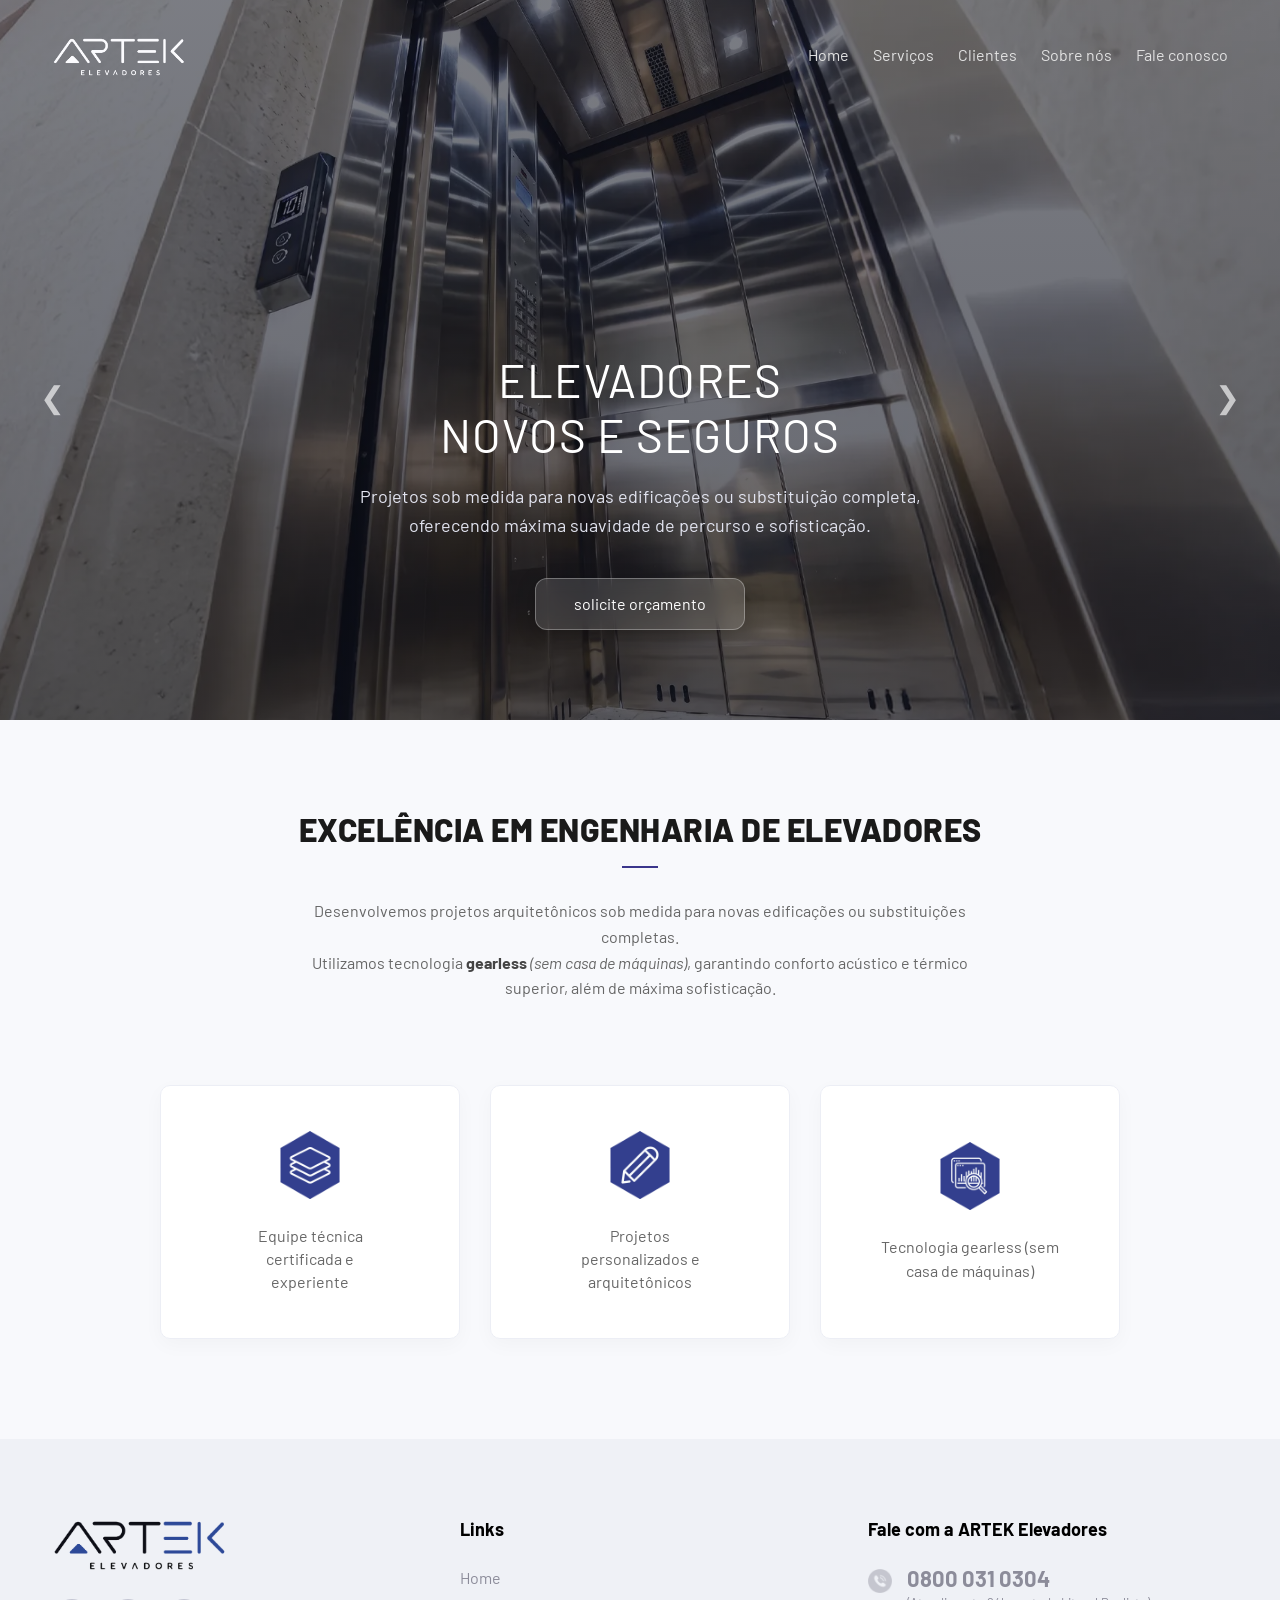
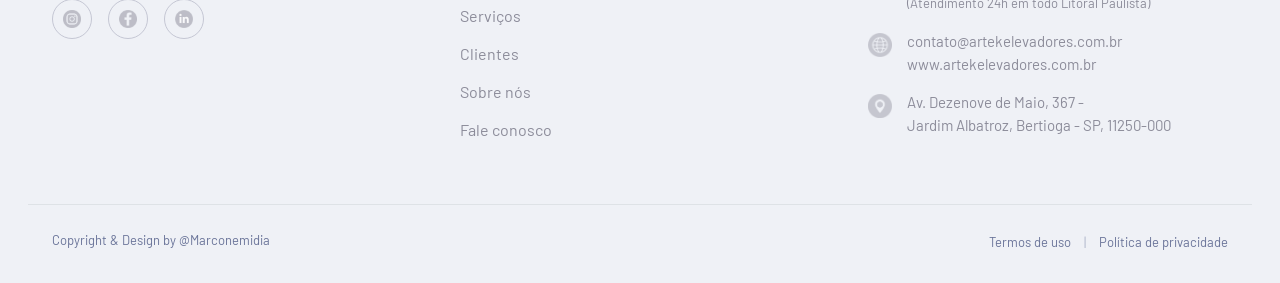
<file: elevadores_novos.html>
<!DOCTYPE html>
<html lang="pt-BR">
<head>
    <meta charset="UTF-8">
    <meta name="viewport" content="width=device-width, initial-scale=1.0">
    <title>Elevadores Novos e Seguros - ARTEK Elevadores</title>

    <!-- 1. Fonte Barlow -->
    <link rel="preconnect" href="https://fonts.googleapis.com">
    <link rel="preconnect" href="https://fonts.gstatic.com" crossorigin>
    <link href="https://fonts.googleapis.com/css2?family=Barlow:ital,wght@0,400;0,700;0,800;1,400&display=swap" rel="stylesheet">

    <!-- 2. Bootstrap 5.3 CSS -->
    <link href="https://cdn.jsdelivr.net/npm/bootstrap@5.3.3/dist/css/bootstrap.min.css" rel="stylesheet">

    <!-- 3. AOS CSS (Animações de Scroll) -->
    <link href="https://unpkg.com/aos@2.3.1/dist/aos.css" rel="stylesheet">

    <!-- 4. Seu CSS customizado SEMPRE por último -->
    <link rel="stylesheet" href="style.css">

    <!-- Script Google (metricas do google) -->
    <script async src="https://www.googletagmanager.com/gtm.js?id=GTM-NLBPHPWS"></script>
<script>
        window.dataLayer = window.dataLayer || [];
        function gtag(){dataLayer.push(arguments);}
        gtag('js', new Date());
</script>


</head>
<body>

    <!-- HERO ELEVADORES NOVOS -->
    <div class="hero-novos">
        
        <!-- Header Global injetado automaticamente via script.js -->
        <div id="header-global" class="w-100"></div>

        <!-- Setas laterais navegando entre as páginas de serviços -->
        <a href="modernizacao.html" class="mod-seta mod-seta-esq" title="Ir para Modernização">
            &#10094;
            <span class="seta-label"></span>
        </a>

        <a href="manutencao.html" class="mod-seta mod-seta-dir" title="Ir para Manutenção">
            <span class="seta-label"></span>
            &#10095;
        </a>

        <div class="novos-hero-content container escondido delay-1" data-aos="fade-up">
            <h1>Elevadores<br>novos e seguros</h1>
            <p>
                Projetos sob medida para novas edificações ou substituição completa, oferecendo máxima suavidade de percurso e sofisticação.
            </p>
            <a href="index.html#contato" class="btn-orcamento">solicite orçamento</a>
        </div>
    </div>

    <!-- SEÇÃO EXCELÊNCIA EM ENGENHARIA -->
    <section class="novos-engenharia">
        <div class="mod-container container">
        
            <div class="engenharia-header escondido delay-1" data-aos="fade-up">
                <h2>EXCELÊNCIA EM ENGENHARIA DE ELEVADORES</h2>
                <div class="engenharia-divisor"></div>
                <p>
                    Desenvolvemos projetos arquitetônicos sob medida para novas edificações ou substituições completas.<br>
                    Utilizamos tecnologia <strong>gearless</strong> <em>(sem casa de máquinas)</em>, garantindo conforto acústico e térmico superior, além de máxima sofisticação.
                </p>
            </div>

            <!-- Grid com os 3 Cards -->
            <div class="engenharia-grid row g-4 justify-content-center">
                
                <!-- Card 1 -->
                <div class="engenharia-card escondido delay-1" data-aos="fade-up" data-aos-delay="100">
                    <img src="assets/img/icone-elvador-novos-1.png" alt="Equipe técnica" class="icone-custom">
                    <p>Equipe técnica<br>certificada e<br>experiente</p>
                </div>

                <!-- Card 2 -->
                <div class="engenharia-card escondido delay-2" data-aos="fade-up" data-aos-delay="200">
                    <img src="assets/img/icone-elvador-novos-2.png" alt="Projetos personalizados" class="icone-custom">
                    <p>Projetos<br>personalizados e<br>arquitetônicos</p>
                </div>

                <!-- Card 3 -->
                <div class="engenharia-card escondido delay-3" data-aos="fade-up" data-aos-delay="300">
                    <img src="assets/img/icone-elvador-novos-3.png" alt="Tecnologia gearless" class="icone-custom">
                    <p>Tecnologia gearless (sem<br>casa de máquinas)</p>
                </div>

            </div>

        </div>
    </section>

    <!-- Footer Global injetado automaticamente via script.js -->
    <div id="footer-global"></div>

    <!-- Scripts do Bootstrap 5 e AOS Animações -->
    <script src="https://cdn.jsdelivr.net/npm/bootstrap@5.3.3/dist/js/bootstrap.bundle.min.js"></script>
    <script src="https://unpkg.com/aos@2.3.1/dist/aos.js"></script>

    <!-- Script Principal -->
    <script src="script.js"></script>
</body>
</html>
</file>
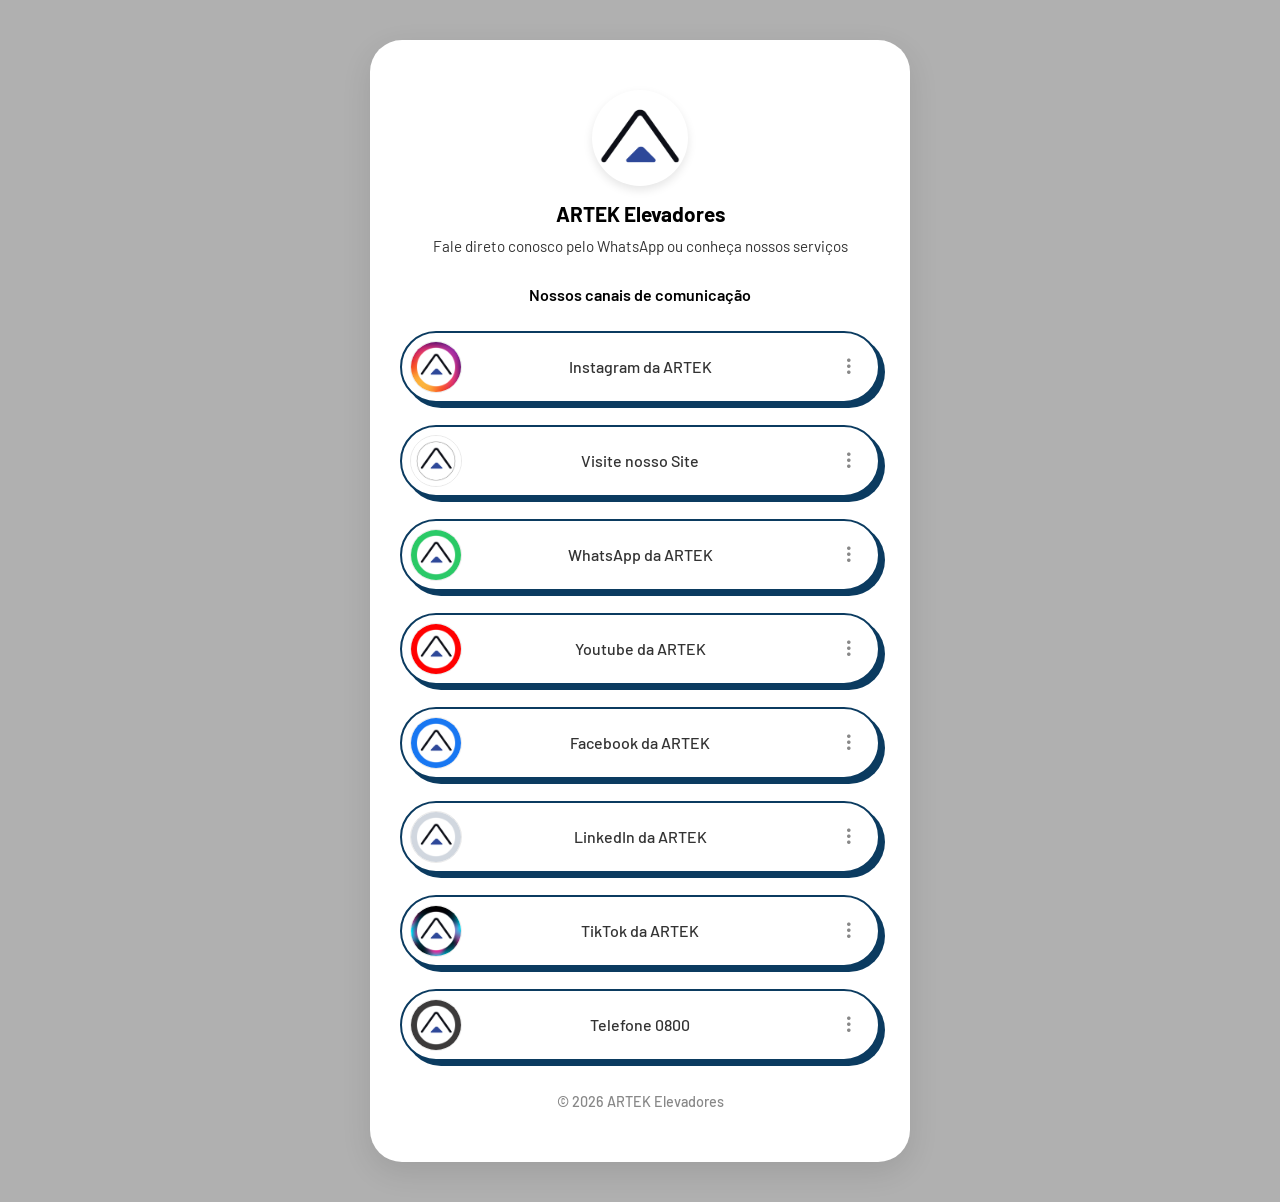
<file: links.html>
<!DOCTYPE html>
<html lang="pt-BR">
<head>
    <meta charset="UTF-8">
    <meta name="viewport" content="width=device-width, initial-scale=1.0">
    <title>ARTEK Elevadores | Links</title>
    
    <!-- Fonte Barlow -->
    <link href="https://fonts.googleapis.com/css2?family=Barlow:wght@400;500;600;700&display=swap" rel="stylesheet">
    
    <!-- Bootstrap 5.3 -->
    <link href="https://cdn.jsdelivr.net/npm/bootstrap@5.3.0/dist/css/bootstrap.min.css" rel="stylesheet">
    
    <!-- Bootstrap Icons (Mantido apenas para os 3 pontinhos) -->
    <link rel="stylesheet" href="https://cdn.jsdelivr.net/npm/bootstrap-icons@1.11.1/font/bootstrap-icons.css">

    <!-- Script Google (metricas do google) -->
    <script async src="https://www.googletagmanager.com/gtm.js?id=GTM-NLBPHPWS"></script>
<script>
        window.dataLayer = window.dataLayer || [];
        function gtag(){dataLayer.push(arguments);}
        gtag('js', new Date());
</script>


    <style>
        /* Fundo cinza para desktop */
        body {
            font-family: 'Barlow', sans-serif;
            background-color: #b0b0b0; 
            color: #333;
            display: flex;
            flex-direction: column;
            align-items: center;
            min-height: 100vh;
            margin: 0;
            padding: 40px 15px; /* Espaço nas bordas da tela */
        }

        /* Container central branco com bordas arredondadas */
        .profile-container {
            width: 100%;
            max-width: 540px; /* Reduzido para não ficar muito largo */
            background-color: #ffffff;
            border-radius: 32px; /* Curvas do container igual à referência */
            text-align: center;
            padding: 50px 30px;
            box-shadow: 0 10px 30px rgba(0,0,0,0.1);
        }

        /* Topo: Logo e Textos */
        .profile-logo {
            width: 96px;
            height: 96px;
            object-fit: cover;
            border-radius: 50%;
            margin-bottom: 16px;
            box-shadow: 0 4px 10px rgba(0,0,0,0.1);
        }

        .profile-title {
            font-weight: 700;
            font-size: 1.3rem;
            margin-bottom: 8px;
            color: #000;
        }

        .profile-description {
            font-weight: 400;
            font-size: 0.95rem;
            color: #333;
            margin-bottom: 25px;
        }

        .section-title {
            font-weight: 600;
            font-size: 1rem;
            margin-bottom: 24px;
            color: #000;
        }

        /* Botões mais espessos (altos) e arredondados */
        .link-btn {
            position: relative;
            display: flex;
            align-items: center;
            width: 100%;
            background-color: #ffffff;
            color: #333;
            border: 2px solid #0b3b60; /* Borda Azul ARTEK */
            box-shadow: 5px 5px 0px 0px #0b3b60; /* Sombra dura Azul ARTEK */
            min-height: 72px; /* Deixa o botão mais alto/espesso */
            padding: 10px;
            margin-bottom: 22px;
            border-radius: 60px; /* Curvas máximas nas pontas (Pílula) */
            font-weight: 500;
            font-size: 1rem;
            text-decoration: none;
            transition: transform 0.1s ease, box-shadow 0.1s ease;
        }

        /* Efeito de apertar o botão */
        .link-btn:hover, .link-btn:active {
            transform: translate(3px, 3px);
            box-shadow: 2px 2px 0px 0px #0b3b60;
            color: #0b3b60;
        }

        /* Container circular para a sua imagem PNG */
        .icon-circle {
            width: 52px;
            height: 52px;
            border-radius: 50%;
            position: absolute;
            left: 8px;
            overflow: hidden; /* Garante que a imagem não vaze do círculo */
            display: flex;
            align-items: center;
            justify-content: center;
            background-color: #ffffff;
            border: 1px solid #eaeaea; /* Borda sutil em volta do PNG */
        }

        /* A imagem PNG do ícone */
        .icon-circle img {
            width: 100%;
            height: 100%;
            object-fit: cover; /* Ajusta o PNG dentro do círculo */
        }

        /* Texto centralizado */
        .btn-text {
            width: 100%;
            text-align: center;
            padding: 0 45px; /* Libera espaço para o ícone e os 3 pontinhos */
        }

        /* Três pontinhos à direita */
        .dots-icon {
            position: absolute;
            right: 20px;
            font-size: 1.2rem;
            color: #888;
        }

        .footer-brand {
            margin-top: 30px;
            font-size: 0.9rem;
            font-weight: 500;
            color: #888;
        }
    </style>
</head>
<body>

    <div class="profile-container">
        <!-- Seu logo PNG principal -->
        <img src="assets/img/icone-logo-artek-colorido.png" alt="ARTEK Elevadores" class="profile-logo">
        
        <h1 class="profile-title">ARTEK Elevadores</h1>
        <p class="profile-description">Fale direto conosco pelo WhatsApp ou conheça nossos serviços</p>

        <div class="section-title">Nossos canais de comunicação</div>

        <!-- 1. Instagram -->
        <a href="https://instagram.com/artekelevadores" target="_blank" rel="noopener noreferrer" class="link-btn">
            <div class="icon-circle">
                <img src="assets/img/icone-logo-artek-instagram.png" alt="Instagram">
            </div>
            <span class="btn-text">Instagram da ARTEK</span>
            <i class="bi bi-three-dots-vertical dots-icon"></i>
        </a>

        <!-- 2. Site -->
        <a href="https://www.artekelevadores.com.br" class="link-btn">
            <div class="icon-circle">
                <img src="assets/img/icone-logo-artek-site.png" alt="Site">
            </div>
            <span class="btn-text">Visite nosso Site</span>
            <i class="bi bi-three-dots-vertical dots-icon"></i>
        </a>

        <!-- 3. WhatsApp -->
        <a href="https://wa.me/5513992099878" target="_blank" rel="noopener noreferrer" class="link-btn">
            <div class="icon-circle">
                <img src="assets/img/icone-logo-artek-whatsapp.png" alt="WhatsApp">
            </div>
            <span class="btn-text">WhatsApp da ARTEK</span>
            <i class="bi bi-three-dots-vertical dots-icon"></i>
        </a>

        <!-- 4. YouTube -->
        <a href="https://www.youtube.com/@ARTEKElevadores" target="_blank" rel="noopener noreferrer" class="link-btn">
            <div class="icon-circle">
                <img src="assets/img/icone-logo-artek-youtube.png" alt="YouTube">
            </div>
            <span class="btn-text">Youtube da ARTEK</span>
            <i class="bi bi-three-dots-vertical dots-icon"></i>
        </a>

        <!-- 5. Facebook -->
        <a href="https://www.facebook.com/people/ARTEK-Elevadores/61593385235680/" target="_blank" rel="noopener noreferrer" class="link-btn">
            <div class="icon-circle">
                <img src="assets/img/icone-logo-artek-facebook.png" alt="Facebook">
            </div>
            <span class="btn-text">Facebook da ARTEK</span>
            <i class="bi bi-three-dots-vertical dots-icon"></i>
        </a>


        <!-- 6. LinkedIn -->
        <a href="https://www.linkedin.com/company/artek-elevadores" target="_blank" rel="noopener noreferrer" class="link-btn">
            <div class="icon-circle">
                <img src="assets/img/icone-logo-artek-linkdin.png" alt="LinkedIn">
            </div>
            <span class="btn-text">LinkedIn da ARTEK</span>
            <i class="bi bi-three-dots-vertical dots-icon"></i>
        </a>

        <!-- 7. TikTok -->
        <a href="https://www.tiktok.com/@artekelevadores" target="_blank" rel="noopener noreferrer" class="link-btn">
            <div class="icon-circle">
                <img src="assets/img/icone-logo-artek-tiktok.png" alt="TikTok">
            </div>
            <span class="btn-text">TikTok da ARTEK</span>
            <i class="bi bi-three-dots-vertical dots-icon"></i>
        </a>

        <!-- 8. Telefone -->
        <a href="tel:08000310304" class="link-btn">
            <div class="icon-circle">
                <img src="assets/img/icone-logo-artek-telefone.png" alt="Telefone">
            </div>
            <span class="btn-text">Telefone 0800</span>
            <i class="bi bi-three-dots-vertical dots-icon"></i>
        </a>

        <div class="footer-brand">
            &copy; 2026 ARTEK Elevadores
        </div>
    </div>

</body>
</html>
</file>
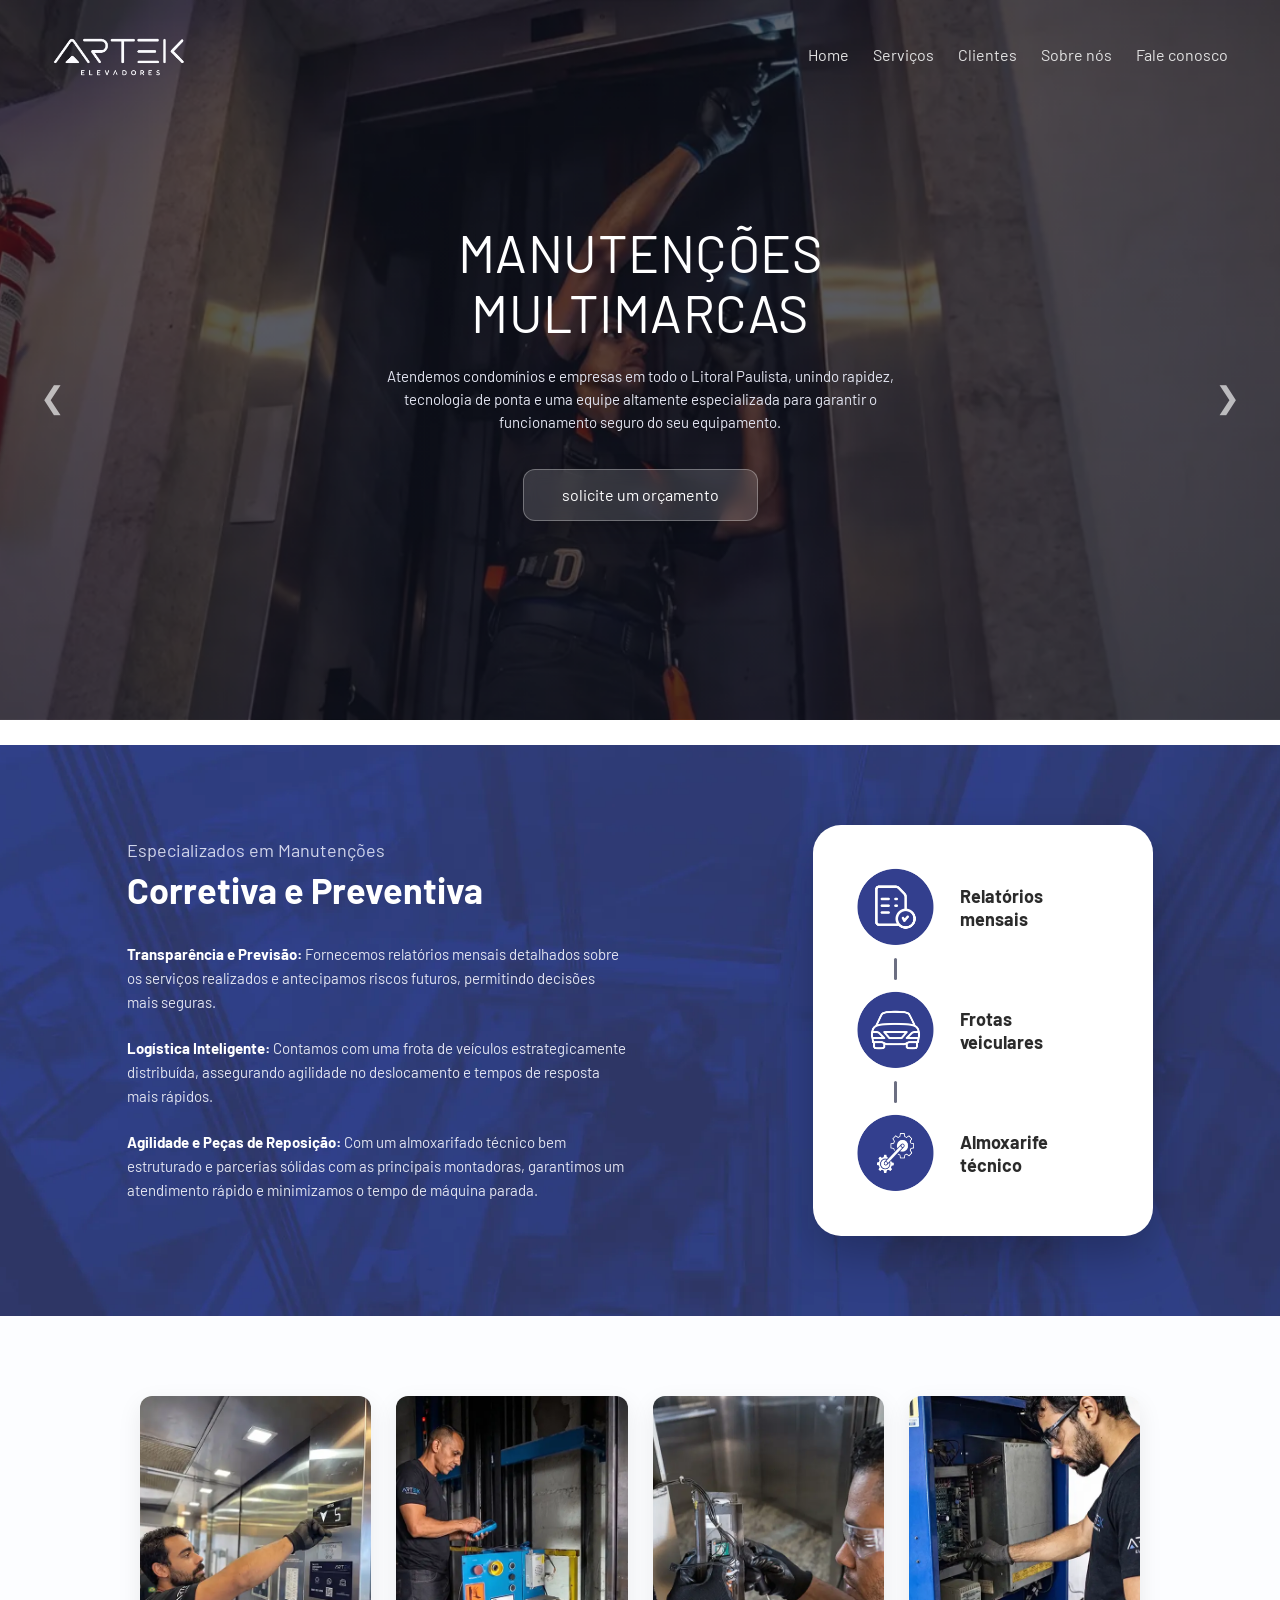
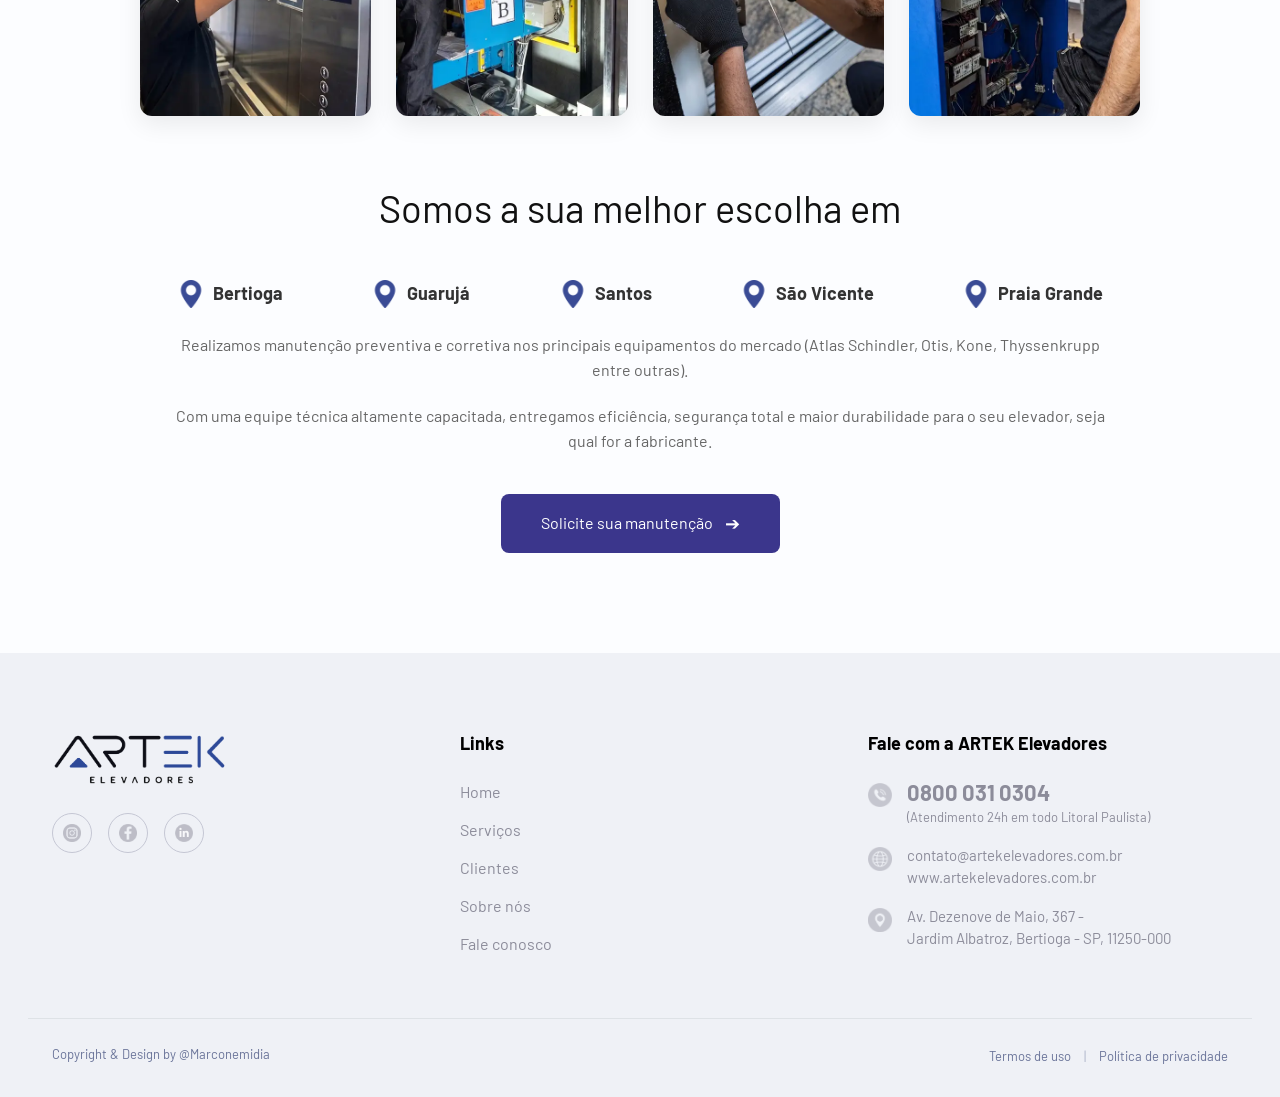
<file: manutencao.html>
<!DOCTYPE html>
<html lang="pt-BR">
<head>
    <meta charset="UTF-8">
    <meta name="viewport" content="width=device-width, initial-scale=1.0">
    <title>Manutenções Multimarcas - ARTEK Elevadores</title>

    <!-- 1. Fonte Barlow -->
    <link rel="preconnect" href="https://fonts.googleapis.com">
    <link rel="preconnect" href="https://fonts.gstatic.com" crossorigin>
    <link href="https://fonts.googleapis.com/css2?family=Barlow:ital,wght@0,400;0,700;0,800;1,400&display=swap" rel="stylesheet">

    <!-- 2. Bootstrap 5.3 CSS -->
    <link href="https://cdn.jsdelivr.net/npm/bootstrap@5.3.3/dist/css/bootstrap.min.css" rel="stylesheet">

    <!-- 3. AOS CSS (Animações de Scroll) -->
    <link href="https://unpkg.com/aos@2.3.1/dist/aos.css" rel="stylesheet">

    <!-- 4. CSS customizado SEMPRE por último -->
    <link rel="stylesheet" href="style.css">

    <!-- Script Google (metricas do google) -->
    <script async src="https://www.googletagmanager.com/gtm.js?id=GTM-NLBPHPWS"></script>
<script>
        window.dataLayer = window.dataLayer || [];
        function gtag(){dataLayer.push(arguments);}
        gtag('js', new Date());
</script>

</head>
<body>

    <!-- HERO MANUTENÇÃO -->
    <div class="hero-manutencao">
        
        <!-- Header Global injetado automaticamente via script.js -->
        <div id="header-global" class="w-100"></div>

        <div class="col-12 col-lg-7 ms-lg-auto mod-hero-content text-lg-start text-center" data-aos="fade-up">
            <h1>MANUTENÇÕES<br>MULTIMARCAS</h1>
            <p>
                Atendemos condomínios e empresas em todo o Litoral Paulista, unindo rapidez, tecnologia de ponta e uma equipe altamente especializada para garantir o funcionamento seguro do seu equipamento.
            </p>

            <!-- O botão agora fica aqui dentro, acompanhando o fluxo do texto -->

            <a href="index.html#contato" class="btn-orcamento">solicite um orçamento</a>
        </div>

        <!-- Setas laterais fechando o ciclo entre as 3 páginas de serviços -->
        <a href="elevadores_novos.html" class="mod-seta mod-seta-esq" title="Ir para Elevadores Novos">
            &#10094;
            <span class="seta-label"></span>
        </a>

        <a href="modernizacao.html" class="mod-seta mod-seta-dir" title="Ir para Modernização">
            <span class="seta-label"></span>
            &#10095;
        </a>

        <div class="manut-hero-content container escondido delay-1" data-aos="fade-up">

        </div>
    </div>

    
    <!-- SEÇÃO AZUL: CORRETIVA E PREVENTIVA + BOX ANIMADO EM CASCATA -->
    <section class="manut-destaque">
        <div class="manut-destaque-container container">
        
            <!-- Coluna da Esquerda: Textos -->
            <div class="manut-textos escondido delay-1" data-aos="fade-right">
                <span class="manut-subtitulo">Especializados em Manutenções</span>
                <h2>Corretiva e Preventiva</h2>

                <div class="manut-topico">
                    <p><strong>Transparência e Previsão:</strong> Fornecemos relatórios mensais detalhados sobre os serviços realizados e antecipamos riscos futuros, permitindo decisões mais seguras.</p>
                </div>

                <div class="manut-topico">
                    <p><strong>Logística Inteligente:</strong> Contamos com uma frota de veículos estrategicamente distribuída, assegurando agilidade no deslocamento e tempos de resposta mais rápidos.</p>
                </div>

                <div class="manut-topico">
                    <p><strong>Agilidade e Peças de Reposição:</strong> Com um almoxarifado técnico bem estruturado e parcerias sólidas com as principais montadoras, garantimos um atendimento rápido e minimizamos o tempo de máquina parada.</p>
                </div>
            </div>

            <!-- Coluna da Direita: Box Branco que colapsa para baixo em cascata -->
            <!-- A classe "escondido" ativa toda a sequência quando a seção entra na tela -->
            <div class="manut-box-cascata escondido">
                
                <!-- Etapa 1 -->
                <div class="cascata-etapa etapa-1">
                    <div class="cascata-icone">
                        <img src="assets/img/icone-manutencao-elevador-1.png" alt="Relatórios mensais">
                    </div>
                    <div class="cascata-texto">
                        <h3>Relatórios<br>mensais</h3>
                    </div>
                </div>

                <!-- Linha vertical 1 -->
                <div class="cascata-linha linha-1"></div>

                <!-- Etapa 2 -->
                <div class="cascata-etapa etapa-2">
                    <div class="cascata-icone">
                        <img src="assets/img/icone-manutencao-elevador-2.png" alt="Frota veicular">
                    </div>
                    <div class="cascata-texto">
                        <h3>Frotas<br>veiculares</h3>
                    </div>
                </div>

                <!-- Linha vertical 2 -->
                <div class="cascata-linha linha-2"></div>

                <!-- Etapa 3 -->
                <div class="cascata-etapa etapa-3">
                    <div class="cascata-icone">
                        <img src="assets/img/icone-manutencao-elevador-3.png" alt="Almoxarife técnico">
                    </div>
                    <div class="cascata-texto">
                        <h3>Almoxarife<br>técnico</h3>
                    </div>
                </div>

            </div>

        </div>
    </section>

    <!-- SEÇÃO GALERIA E CHAMADA FINAL -->
    <section class="manut-escolha">
        <div class="mod-container container">
        
            <!-- 4 Fotos Verticais -->
            <div class="manut-galeria">
                <div class="manut-foto escondido delay-1" data-aos="fade-up" data-aos-delay="100">
                    <img src="assets/img/tecnico_manutencao-1.webp" alt="Técnico ARTEK em manutenção">
                </div>
                <div class="manut-foto escondido delay-2" data-aos="fade-up" data-aos-delay="200">
                    <img src="assets/img/tecnico_manutencao-2.webp" alt="Inspeção técnica de elevador">
                </div>
                <div class="manut-foto escondido delay-3" data-aos="fade-up" data-aos-delay="300">
                    <img src="assets/img/tecnico_manutencao-3.webp" alt="Lubrificação e ajustes">
                </div>
                <div class="manut-foto escondido delay-4" data-aos="fade-up" data-aos-delay="400">
                    <img src="assets/img/tecnico_manutencao-4.webp" alt="Quadro de comando ARTEK">
                </div>
            </div>

            <!-- Texto Central e Botão -->
            <div class="manut-escolha-conteudo escondido delay-2" data-aos="fade-up" data-aos-delay="200">
                <h2>Somos a sua melhor escolha em</h2>

                <!-- Animação dos Locais de Atendimento (Abaixo do texto e acima do botão) -->
            <div class="locais-grid row row-cols-auto justify-content-center justify-content-lg-between align-items-center g-4 my-4 mx-auto escondido">
                
                <!-- Cidade 1: Bertioga -->
                <div class="col">
                    <div class="local-item item-1 d-flex align-items-center gap-2">
                        <div class="local-icone">
                            <img src="assets/img/icon_local.png" alt="Localização Bertioga" class="img-fluid">
                        </div>
                        <span class="local-nome">Bertioga</span>
                    </div>
                </div>

                <!-- Cidade 2: Guarujá -->
                <div class="col">
                    <div class="local-item item-2 d-flex align-items-center gap-2">
                        <div class="local-icone">
                            <img src="assets/img/icon_local.png" alt="Localização Guarujá" class="img-fluid">
                        </div>
                        <span class="local-nome">Guarujá</span>
                    </div>
                </div>

                <!-- Cidade 3: Santos -->
                <div class="col">
                    <div class="local-item item-3 d-flex align-items-center gap-2">
                        <div class="local-icone">
                            <img src="assets/img/icon_local.png" alt="Localização Santos" class="img-fluid">
                        </div>
                        <span class="local-nome">Santos</span>
                    </div>
                </div>

                <!-- Cidade 4: São Vicente -->
                <div class="col">
                    <div class="local-item item-4 d-flex align-items-center gap-2">
                        <div class="local-icone">
                            <img src="assets/img/icon_local.png" alt="Localização São Vicente" class="img-fluid">
                        </div>
                        <span class="local-nome">São Vicente</span>
                    </div>
                </div>

                <!-- Cidade 5: Praia Grande -->
                <div class="col">
                    <div class="local-item item-5 d-flex align-items-center gap-2">
                        <div class="local-icone">
                            <img src="assets/img/icon_local.png" alt="Localização Praia Grande" class="img-fluid">
                        </div>
                        <span class="local-nome">Praia Grande</span>
                    </div>
                </div>

            </div>

                <p>
                    Realizamos manutenção preventiva e corretiva nos principais equipamentos do mercado (Atlas Schindler, Otis, Kone, Thyssenkrupp entre outras).
                </p>
                <p>
                    Com uma equipe técnica altamente capacitada, entregamos eficiência, segurança total e maior durabilidade para o seu elevador, seja qual for a fabricante.
                </p>
                
                <a href="index.html#contato" class="btn-manut-cta">
                    Solicite sua manutenção <span class="seta">➔</span>
                </a>
            </div>
        </div>
    </section>

    <!-- Footer Global injetado automaticamente via script.js -->
    <div id="footer-global"></div>

    <!-- Scripts do Bootstrap 5 e AOS Animações -->
    <script src="https://cdn.jsdelivr.net/npm/bootstrap@5.3.3/dist/js/bootstrap.bundle.min.js"></script>
    <script src="https://unpkg.com/aos@2.3.1/dist/aos.js"></script>

    <!-- Script Principal -->
    <script src="script.js"></script>
</body>
</html>
</file>
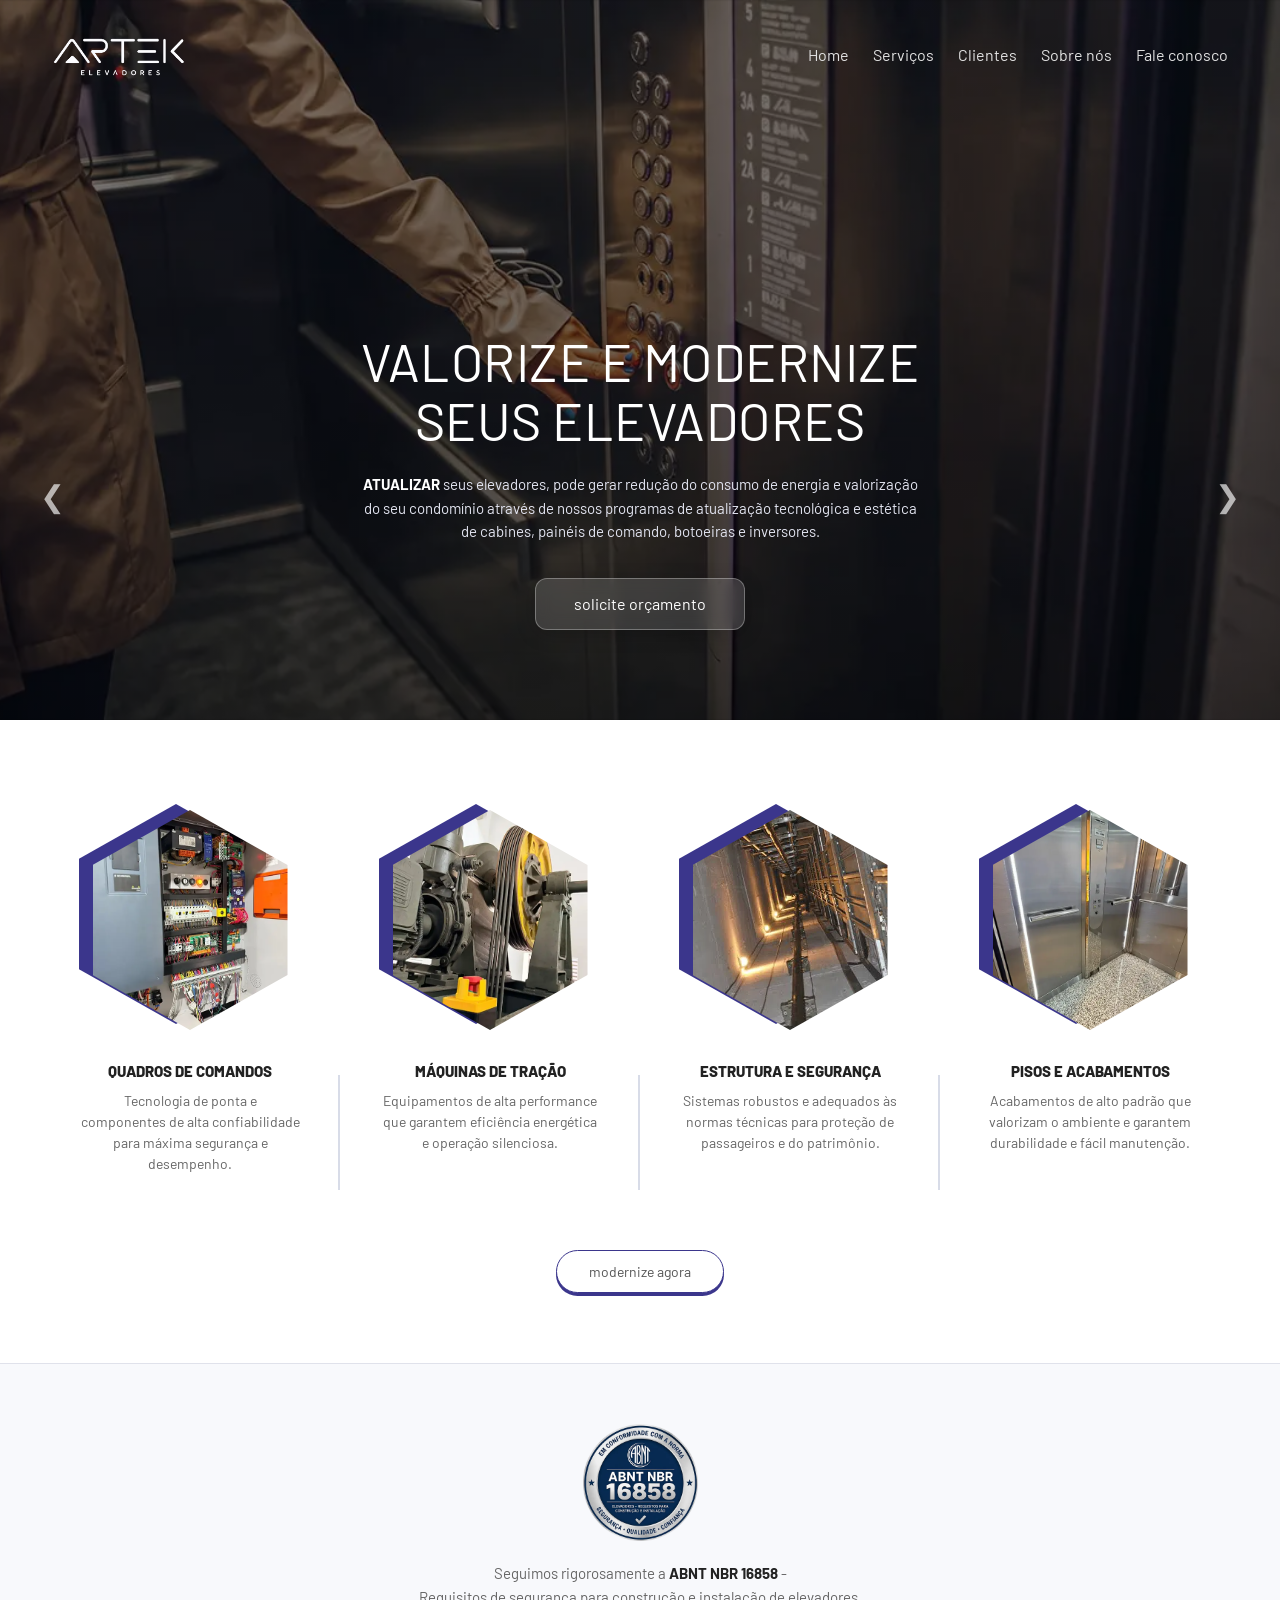
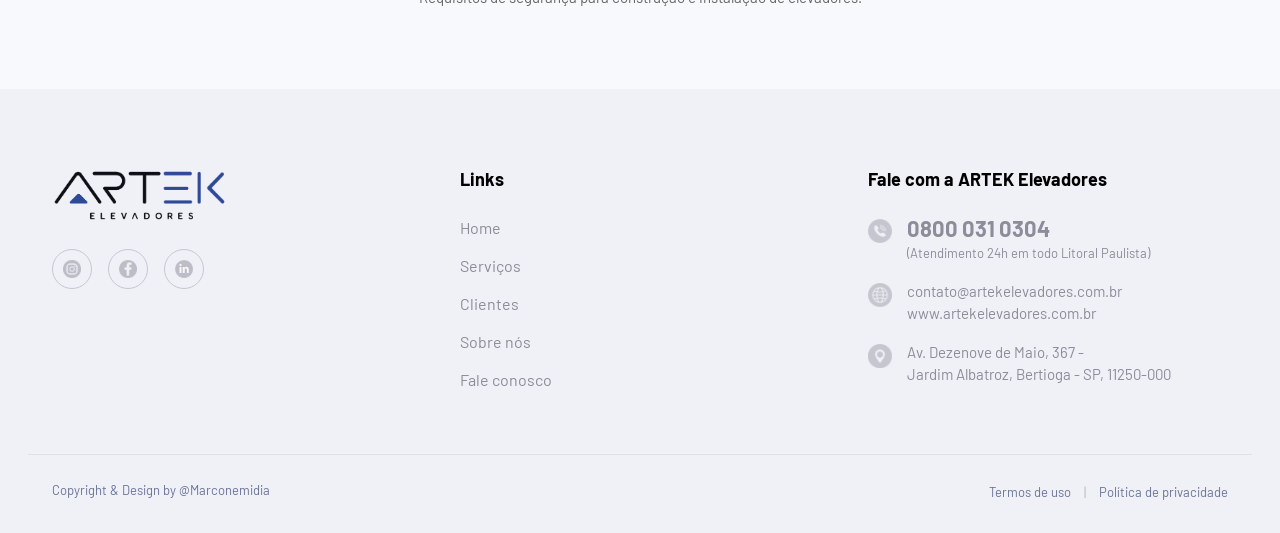
<file: modernizacao.html>
<!DOCTYPE html>
<html lang="pt-BR">
<head>
    <meta charset="UTF-8">
    <meta name="viewport" content="width=device-width, initial-scale=1.0">
    <title>Modernização de Elevadores - ARTEK Elevadores</title>

    <!-- 1. Fonte Barlow -->
    <link rel="preconnect" href="https://fonts.googleapis.com">
    <link rel="preconnect" href="https://fonts.gstatic.com" crossorigin>
    <link href="https://fonts.googleapis.com/css2?family=Barlow:ital,wght@0,400;0,700;0,800;1,400&display=swap" rel="stylesheet">

    <!-- 2. Bootstrap 5.3 CSS -->
    <link href="https://cdn.jsdelivr.net/npm/bootstrap@5.3.3/dist/css/bootstrap.min.css" rel="stylesheet">

    <!-- 3. AOS CSS (Animações de Scroll) -->
    <link href="https://unpkg.com/aos@2.3.1/dist/aos.css" rel="stylesheet">

    <!-- 4. Seu CSS customizado SEMPRE por último -->
    <link rel="stylesheet" href="style.css">

    <!-- Script Google (metricas do google) -->
    <script async src="https://www.googletagmanager.com/gtm.js?id=GTM-NLBPHPWS"></script>
<script>
        window.dataLayer = window.dataLayer || [];
        function gtag(){dataLayer.push(arguments);}
        gtag('js', new Date());
</script>

</head>
<body>

    <div class="hero-modernizacao">
    <div id="header-global" class="w-100"></div>

        <div class="col-12 col-lg-7 ms-lg-auto mod-hero-content text-lg-start text-center" data-aos="fade-up">
            <h1>VALORIZE E MODERNIZE<br>SEUS ELEVADORES</h1>
            <p>
                <strong>ATUALIZAR</strong> seus elevadores, pode gerar redução do consumo de energia e valorização do seu condomínio através de nossos programas de atualização tecnológica e estética de cabines, painéis de comando, botoeiras e inversores.
            </p>
            
            <!-- O botão agora fica aqui dentro, acompanhando o fluxo do texto -->
            <a href="index.html#contato" class="btn-orcamento">solicite orçamento</a>
        </div>
            </div>

            <!-- Setas de navegação -->
            <a href="manutencao.html" class="mod-seta mod-seta-esq">&#10094;</a>
            <a href="elevadores_novos.html" class="mod-seta mod-seta-dir">&#10095;</a>
        </div>

    </section>

    <!-- SEÇÃO DOS 4 PILARES (HEXÁGONOS) -->
    <section class="mod-pilares">
        <div class="mod-container container">
        
            <!-- Grid Responsivo do Bootstrap + Classe original -->
            <div class="pilares-grid row g-4 justify-content-center">
                
                <!-- Item 1 -->
                <div class="col-12 col-sm-6 col-lg-3 pilar-item escondido delay-1" data-aos="fade-up" data-aos-delay="100">
                    <div class="hexagono-borda">
                        <div class="hexagono-img">
                            <img src="assets/img/quadros-de-comando.webp" alt="Quadros de Comandos">
                        </div>
                    </div>
                    <h3>QUADROS DE COMANDOS</h3>
                    <p>Tecnologia de ponta e componentes de alta confiabilidade para máxima segurança e desempenho.</p>
                </div>

                <!-- Item 2 -->
                <div class="col-12 col-sm-6 col-lg-3 pilar-item escondido delay-2" data-aos="fade-up" data-aos-delay="200">
                    <div class="hexagono-borda">
                        <div class="hexagono-img">
                            <img src="assets/img/maquinas de tracao.webp" alt="Máquinas de Tração">
                        </div>
                    </div>
                    <h3>MÁQUINAS DE TRAÇÃO</h3>
                    <p>Equipamentos de alta performance que garantem eficiência energética e operação silenciosa.</p>
                </div>

                <!-- Item 3 -->
                <div class="col-12 col-sm-6 col-lg-3 pilar-item escondido delay-3" data-aos="fade-up" data-aos-delay="300">
                    <div class="hexagono-borda">
                        <div class="hexagono-img">
                            <img src="assets/img/fundo-do-poco.webp" alt="Estrutura e Segurança">
                        </div>
                    </div>
                    <h3>ESTRUTURA E SEGURANÇA</h3>
                    <p>Sistemas robustos e adequados às normas técnicas para proteção de passageiros e do patrimônio.</p>
                </div>

                <!-- Item 4 -->
                <div class="col-12 col-sm-6 col-lg-3 pilar-item escondido delay-4" data-aos="fade-up" data-aos-delay="400">
                    <div class="hexagono-borda">
                        <div class="hexagono-img">
                            <img src="assets/img/pisos.webp" alt="Pisos e Acabamentos">
                        </div>
                    </div>
                    <h3>PISOS E ACABAMENTOS</h3>
                    <p>Acabamentos de alto padrão que valorizam o ambiente e garantem durabilidade e fácil manutenção.</p>
                </div>

            </div>
        </div>

                    <!-- Botão Central -->
            <div class="mod-acao text-center escondido delay-2" data-aos="zoom-in" data-aos-delay="300">
                <a href="index.html#contato" class="btn-modernize-outline">modernize agora</a>
            </div>

    </section>

    <!-- SEÇÃO SELO ABNT -->
    <section class="mod-abnt escondido delay-1" data-aos="fade-up">
        <div class="mod-container container">
            <img src="assets/img/ABNT-logo.webp" alt="Selo ABNT NBR 16858" class="selo-abnt-img">
            <p>
                Seguimos rigorosamente a <strong>ABNT NBR 16858</strong> -<br>
                Requisitos de segurança para construção e instalação de elevadores.
            </p>
        </div>
    </section>

    <!-- RODAPÉ GLOBAL (Injetado automaticamente via script.js) -->
    <div id="footer-global"></div>
    
    <!-- Scripts do Bootstrap 5 e AOS Animações -->
    <script src="https://cdn.jsdelivr.net/npm/bootstrap@5.3.3/dist/js/bootstrap.bundle.min.js"></script>
    <script src="https://unpkg.com/aos@2.3.1/dist/aos.js"></script>

    <!-- Seu Script Principal -->
    <script src="script.js"></script>
</body>
</html>
</file>
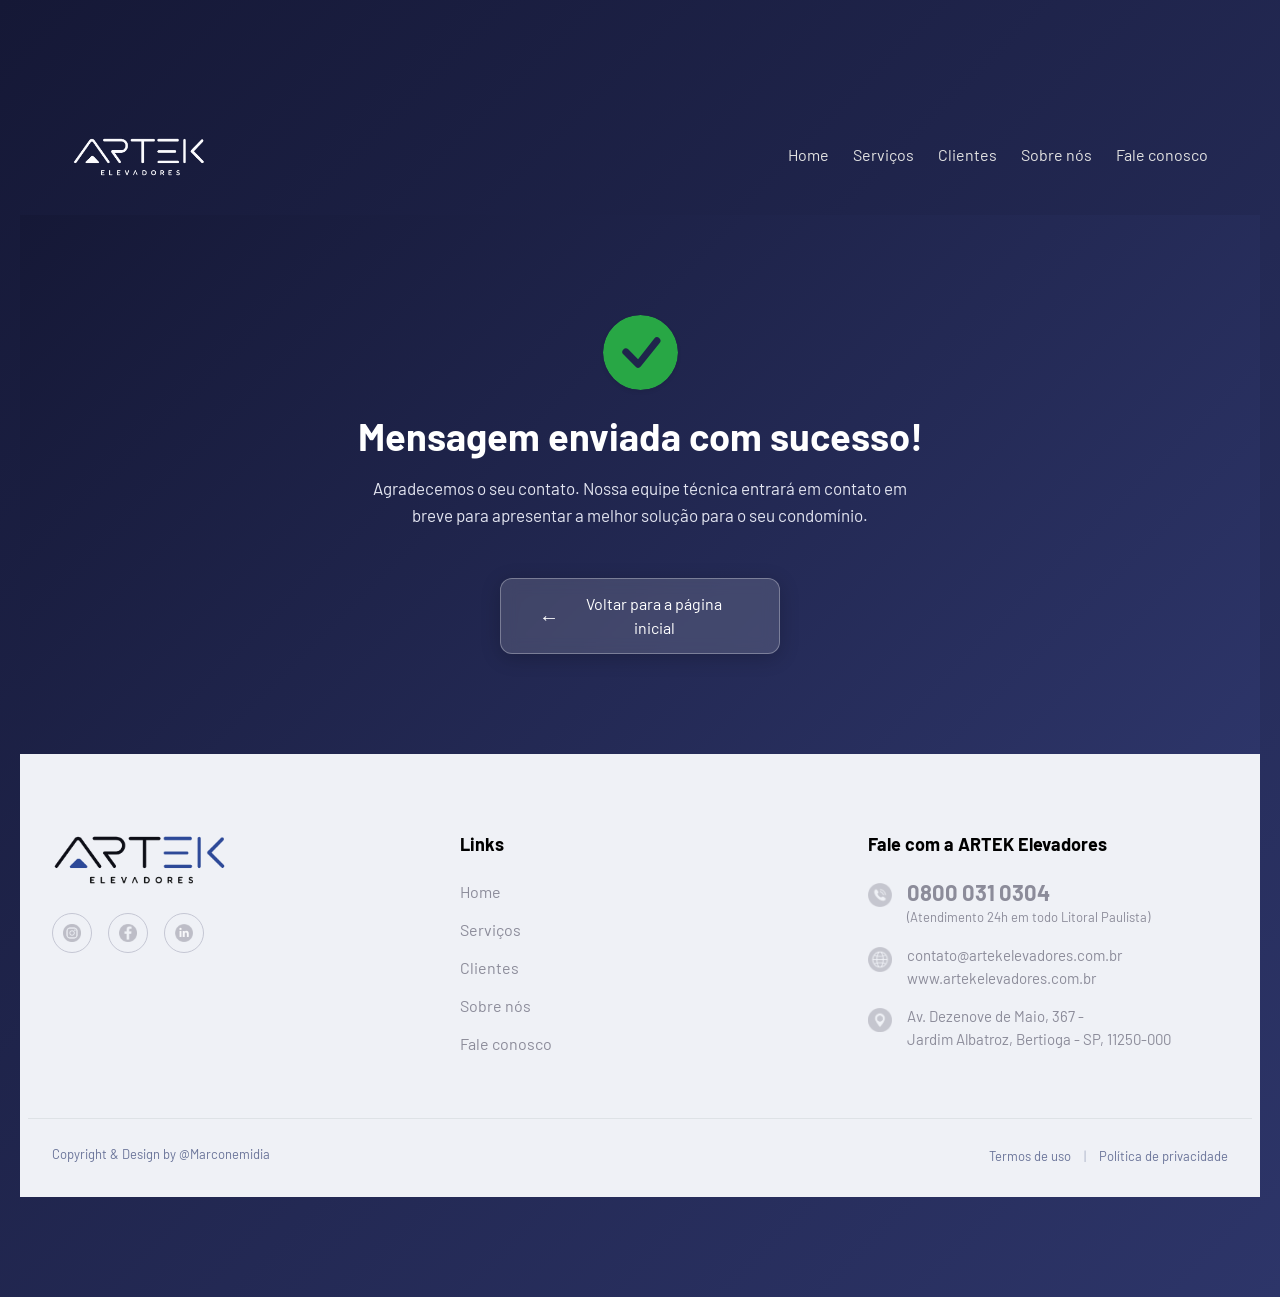
<file: obrigado.html>
<!DOCTYPE html>
<html lang="pt-BR">
<head>
    <meta charset="UTF-8">
    <meta name="viewport" content="width=device-width, initial-scale=1.0">
    <title>Mensagem Enviada | ARTEK Elevadores</title>
    
    <!-- Fontes e Frameworks -->
    <link href="https://fonts.googleapis.com/css2?family=Barlow:wght@400;600;700;800&display=swap" rel="stylesheet">
    <link href="https://cdn.jsdelivr.net/npm/bootstrap@5.3.0/dist/css/bootstrap.min.css" rel="stylesheet">
    <link href="https://unpkg.com/aos@2.3.1/dist/aos.css" rel="stylesheet">
    
    <!-- Seu CSS customizado -->
    <link rel="stylesheet" href="style.css">

    <!-- Script Google (metricas do google) -->
    <script async src="https://www.googletagmanager.com/gtm.js?id=GTM-NLBPHPWS"></script>
    <script>
        window.dataLayer = window.dataLayer || [];
        function gtag(){dataLayer.push(arguments);}
        gtag('js', new Date());
    </script>

</head>
<body class="d-flex flex-column min-vh-100">

    <div class="hero-404">
    <div id="header-global" class="w-100"></div>

    <!-- Banner Principal Sucesso (Utiliza a mesma classe estrutural da 404) -->
    <main class="hero-404 flex-grow-1 d-flex align-items-center justify-content-center text-center">
        <div class="container px-4" data-aos="zoom-in" data-aos-duration="800">
            
            <!-- Ícone de Checkmark (Sucesso) -->
            <div class="mb-4">
                <svg xmlns="http://www.w3.org/2000/svg" width="75" height="75" fill="#28a745" class="bi bi-check-circle-fill shadow-sm rounded-circle" viewBox="0 0 16 16">
                    <path d="M16 8A8 8 0 1 1 0 8a8 8 0 0 1 16 0zm-3.97-3.03a.75.75 0 0 0-1.08.022L7.477 9.417 5.384 7.323a.75.75 0 0 0-1.06 1.06L6.97 11.03a.75.75 0 0 0 1.079-.02l3.992-4.99a.75.75 0 0 0-.01-1.05z"/>
                </svg>
            </div>
            
            <h1 class="erro-titulo fw-bold mb-3">Mensagem enviada com sucesso!</h1>
            <p class="erro-texto mb-5 mx-auto">
                Agradecemos o seu contato. Nossa equipe técnica entrará em contato em breve para apresentar a melhor solução para o seu condomínio.
            </p>
            
            <div class="d-flex justify-content-center">
                <!-- Botão Inteligente para voltar à Home (anulando o margin-top padrão do btn-orcamento) -->
                <a href="index.html" class="btn-orcamento d-inline-flex align-items-center gap-2" style="margin-top: 0 !important;">
                    <span class="fs-5">&#8592;</span> Voltar para a página inicial
                </a>
            </div>
        </div>
    </main>

    <!-- Footer Global (Injetado via JS) -->
    <div id="footer-global" class="w-100"></div>

    <!-- Scripts do Bootstrap, AOS e seu Script Principal -->
    <script src="https://cdn.jsdelivr.net/npm/bootstrap@5.3.0/dist/js/bootstrap.bundle.min.js"></script>
    <script src="https://unpkg.com/aos@2.3.1/dist/aos.js"></script>
    <script src="script.js"></script>
</body>
</html>
</file>
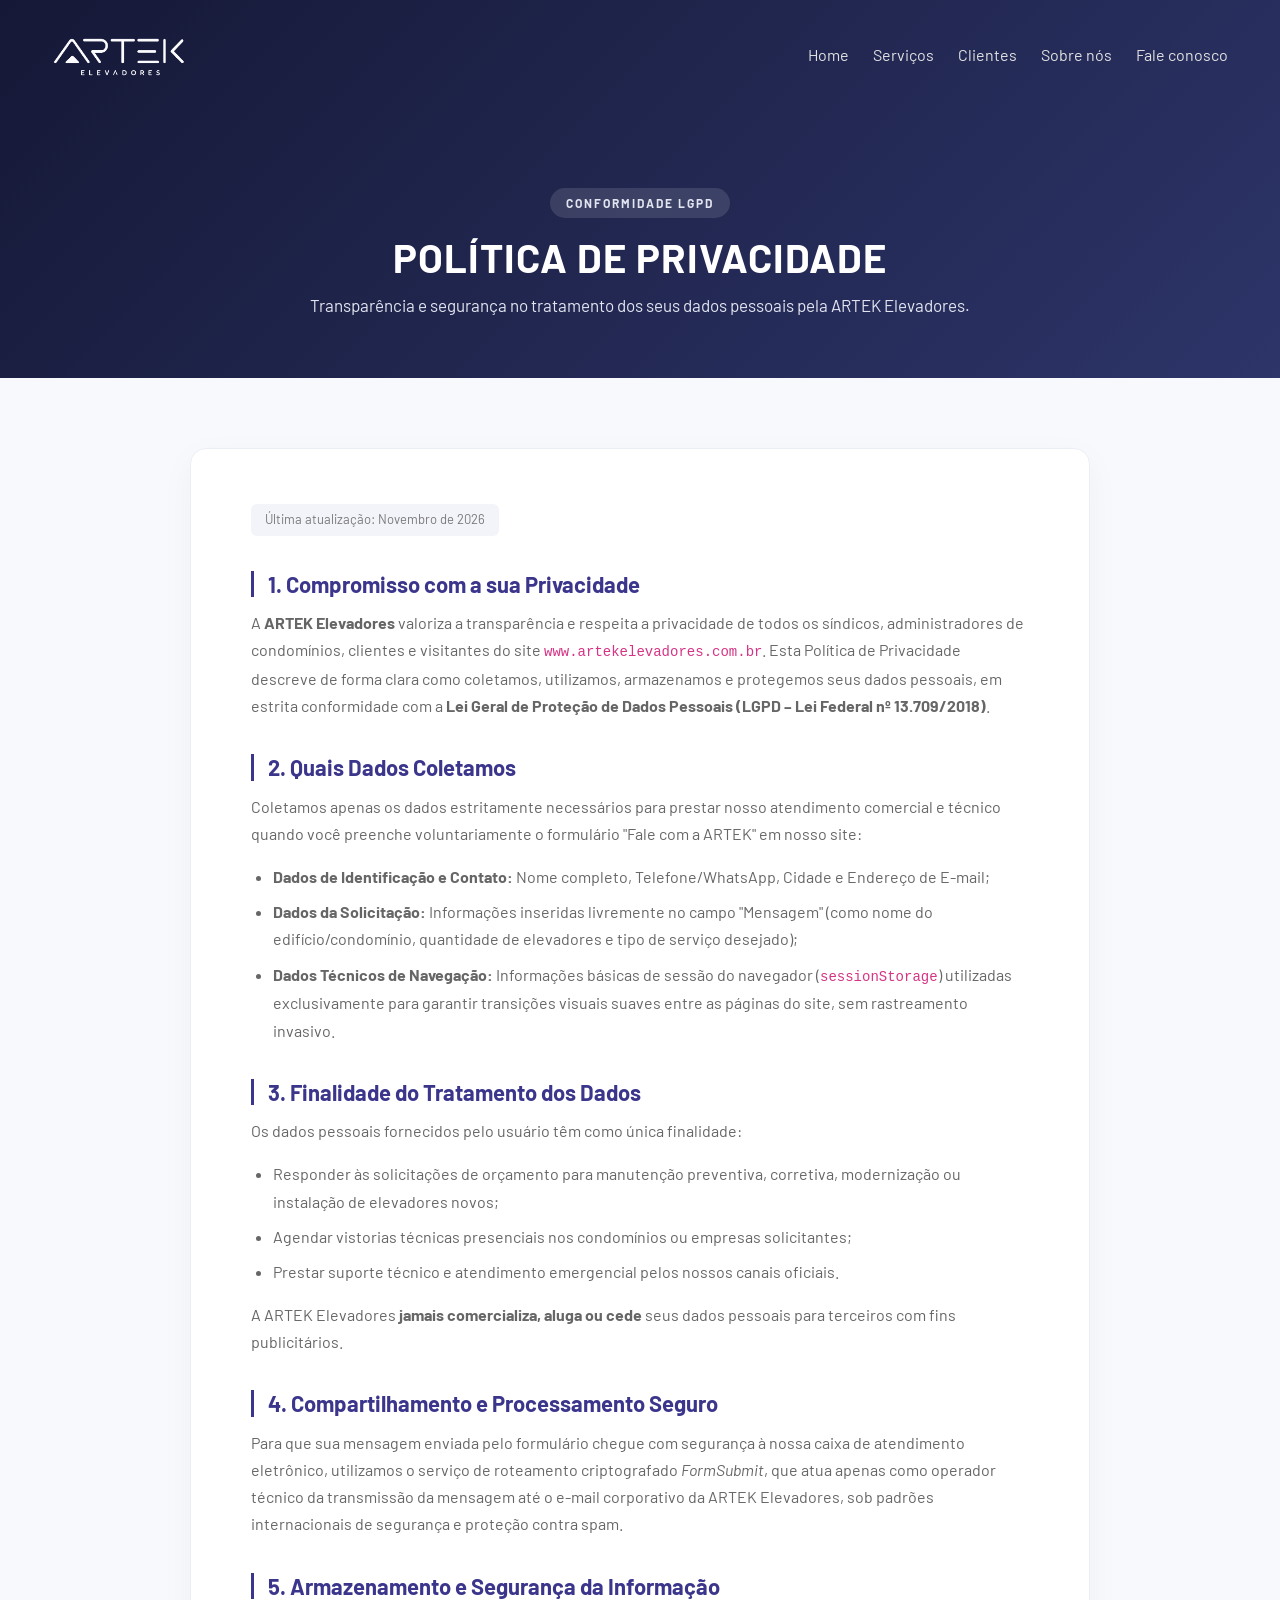
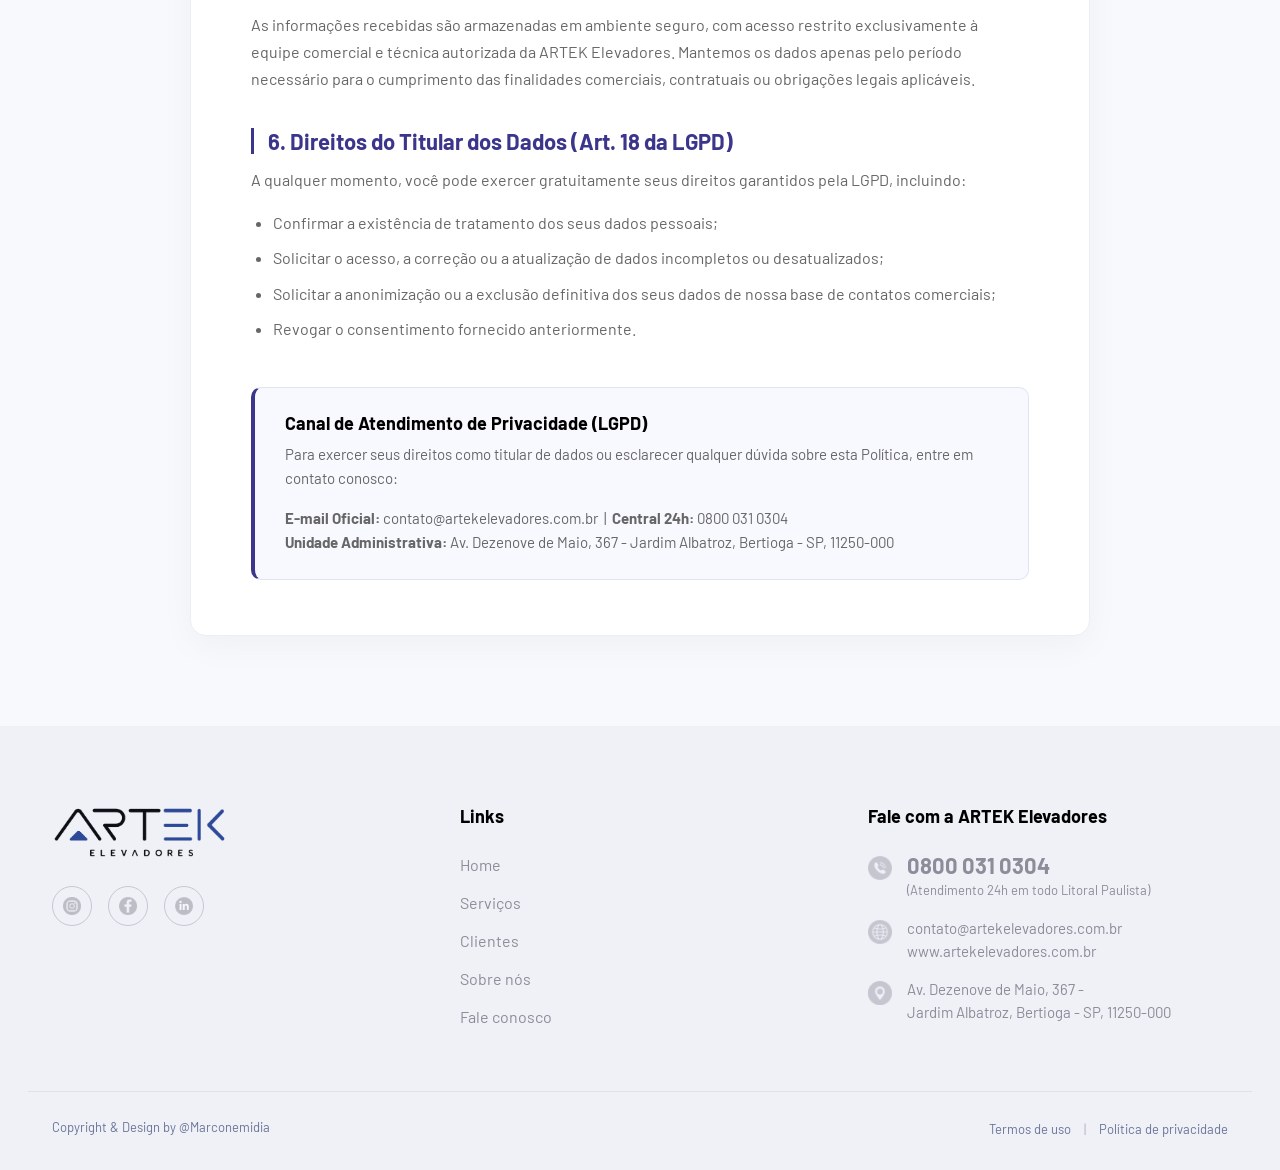
<file: politica_privacidade.html>
<!DOCTYPE html>
<html lang="pt-BR">
<head>
    <meta charset="UTF-8">
    <meta name="viewport" content="width=device-width, initial-scale=1.0">
    <title>Política de Privacidade - ARTEK Elevadores</title>

    <!-- 1. Fonte Barlow -->
    <link rel="preconnect" href="https://fonts.googleapis.com">
    <link rel="preconnect" href="https://fonts.gstatic.com" crossorigin>
    <link href="https://fonts.googleapis.com/css2?family=Barlow:ital,wght@0,400;0,700;0,800;1,400&display=swap" rel="stylesheet">

    <!-- 2. Bootstrap 5.3 CSS -->
    <link href="https://cdn.jsdelivr.net/npm/bootstrap@5.3.3/dist/css/bootstrap.min.css" rel="stylesheet">

    <!-- 3. AOS CSS (Animações de Scroll) -->
    <link href="https://unpkg.com/aos@2.3.1/dist/aos.css" rel="stylesheet">

    <!-- 4. CSS customizado SEMPRE por último -->
    <link rel="stylesheet" href="style.css">
    
    <!-- Script Google (metricas do google) -->
    <script async src="https://www.googletagmanager.com/gtm.js?id=GTM-NLBPHPWS"></script>
    <script>
        window.dataLayer = window.dataLayer || [];
        function gtag(){dataLayer.push(arguments);}
        gtag('js', new Date());
    </script>

</head>
<body>

    <!-- HERO INSTITUCIONAL COMPACTO -->
    <section class="hero-legal">
        <!-- Header Global injetado automaticamente via script.js -->
        <div id="header-global" class="w-100"></div>

        <div class="legal-hero-content container" data-aos="fade-up">
            <span class="legal-tag">CONFORMIDADE LGPD</span>
            <h1>POLÍTICA DE PRIVACIDADE</h1>
            <p>Transparência e segurança no tratamento dos seus dados pessoais pela ARTEK Elevadores.</p>
        </div>
    </section>

    <!-- CONTEÚDO DA POLÍTICA DE PRIVACIDADE -->
    <section class="legal-secao">
        <div class="container">
            <div class="legal-card" data-aos="fade-up" data-aos-delay="100">
                
                <span class="legal-atualizacao">Última atualização: Novembro de 2026</span>

                <div class="legal-bloco">
                    <h2>1. Compromisso com a sua Privacidade</h2>
                    <p>A <strong>ARTEK Elevadores</strong> valoriza a transparência e respeita a privacidade de todos os síndicos, administradores de condomínios, clientes e visitantes do site <code>www.artekelevadores.com.br</code>. Esta Política de Privacidade descreve de forma clara como coletamos, utilizamos, armazenamos e protegemos seus dados pessoais, em estrita conformidade com a <strong>Lei Geral de Proteção de Dados Pessoais (LGPD – Lei Federal nº 13.709/2018)</strong>.</p>
                </div>

                <div class="legal-bloco">
                    <h2>2. Quais Dados Coletamos</h2>
                    <p>Coletamos apenas os dados estritamente necessários para prestar nosso atendimento comercial e técnico quando você preenche voluntariamente o formulário "Fale com a ARTEK" em nosso site:</p>
                    <ul>
                        <li><strong>Dados de Identificação e Contato:</strong> Nome completo, Telefone/WhatsApp, Cidade e Endereço de E-mail;</li>
                        <li><strong>Dados da Solicitação:</strong> Informações inseridas livremente no campo "Mensagem" (como nome do edifício/condomínio, quantidade de elevadores e tipo de serviço desejado);</li>
                        <li><strong>Dados Técnicos de Navegação:</strong> Informações básicas de sessão do navegador (<code>sessionStorage</code>) utilizadas exclusivamente para garantir transições visuais suaves entre as páginas do site, sem rastreamento invasivo.</li>
                    </ul>
                </div>

                <div class="legal-bloco">
                    <h2>3. Finalidade do Tratamento dos Dados</h2>
                    <p>Os dados pessoais fornecidos pelo usuário têm como única finalidade:</p>
                    <ul>
                        <li>Responder às solicitações de orçamento para manutenção preventiva, corretiva, modernização ou instalação de elevadores novos;</li>
                        <li>Agendar vistorias técnicas presenciais nos condomínios ou empresas solicitantes;</li>
                        <li>Prestar suporte técnico e atendimento emergencial pelos nossos canais oficiais.</li>
                    </ul>
                    <p>A ARTEK Elevadores <strong>jamais comercializa, aluga ou cede</strong> seus dados pessoais para terceiros com fins publicitários.</p>
                </div>

                <div class="legal-bloco">
                    <h2>4. Compartilhamento e Processamento Seguro</h2>
                    <p>Para que sua mensagem enviada pelo formulário chegue com segurança à nossa caixa de atendimento eletrônico, utilizamos o serviço de roteamento criptografado <em>FormSubmit</em>, que atua apenas como operador técnico da transmissão da mensagem até o e-mail corporativo da ARTEK Elevadores, sob padrões internacionais de segurança e proteção contra spam.</p>
                </div>

                <div class="legal-bloco">
                    <h2>5. Armazenamento e Segurança da Informação</h2>
                    <p>As informações recebidas são armazenadas em ambiente seguro, com acesso restrito exclusivamente à equipe comercial e técnica autorizada da ARTEK Elevadores. Mantemos os dados apenas pelo período necessário para o cumprimento das finalidades comerciais, contratuais ou obrigações legais aplicáveis.</p>
                </div>

                <div class="legal-bloco">
                    <h2>6. Direitos do Titular dos Dados (Art. 18 da LGPD)</h2>
                    <p>A qualquer momento, você pode exercer gratuitamente seus direitos garantidos pela LGPD, incluindo:</p>
                    <ul>
                        <li>Confirmar a existência de tratamento dos seus dados pessoais;</li>
                        <li>Solicitar o acesso, a correção ou a atualização de dados incompletos ou desatualizados;</li>
                        <li>Solicitar a anonimização ou a exclusão definitiva dos seus dados de nossa base de contatos comerciais;</li>
                        <li>Revogar o consentimento fornecido anteriormente.</li>
                    </ul>
                </div>

                <!-- Box de Contato Rápido na Base do Documento -->
                <div class="legal-contato-box">
                    <h3>Canal de Atendimento de Privacidade (LGPD)</h3>
                    <p>Para exercer seus direitos como titular de dados ou esclarecer qualquer dúvida sobre esta Política, entre em contato conosco:</p>
                    <p class="mb-0">
                        <strong>E-mail Oficial:</strong> contato@artekelevadores.com.br &nbsp;|&nbsp; 
                        <strong>Central 24h:</strong> 0800 031 0304<br>
                        <strong>Unidade Administrativa:</strong> Av. Dezenove de Maio, 367 - Jardim Albatroz, Bertioga - SP, 11250-000
                    </p>
                </div>

            </div>
        </div>
    </section>

    <!-- Footer Global injetado automaticamente via script.js -->
    <div id="footer-global"></div>

    <!-- Scripts do Bootstrap 5 e AOS Animações -->
    <script src="https://cdn.jsdelivr.net/npm/bootstrap@5.3.3/dist/js/bootstrap.bundle.min.js"></script>
    <script src="https://unpkg.com/aos@2.3.1/dist/aos.js"></script>
    <script src="script.js"></script>
</body>
</html>
</file>
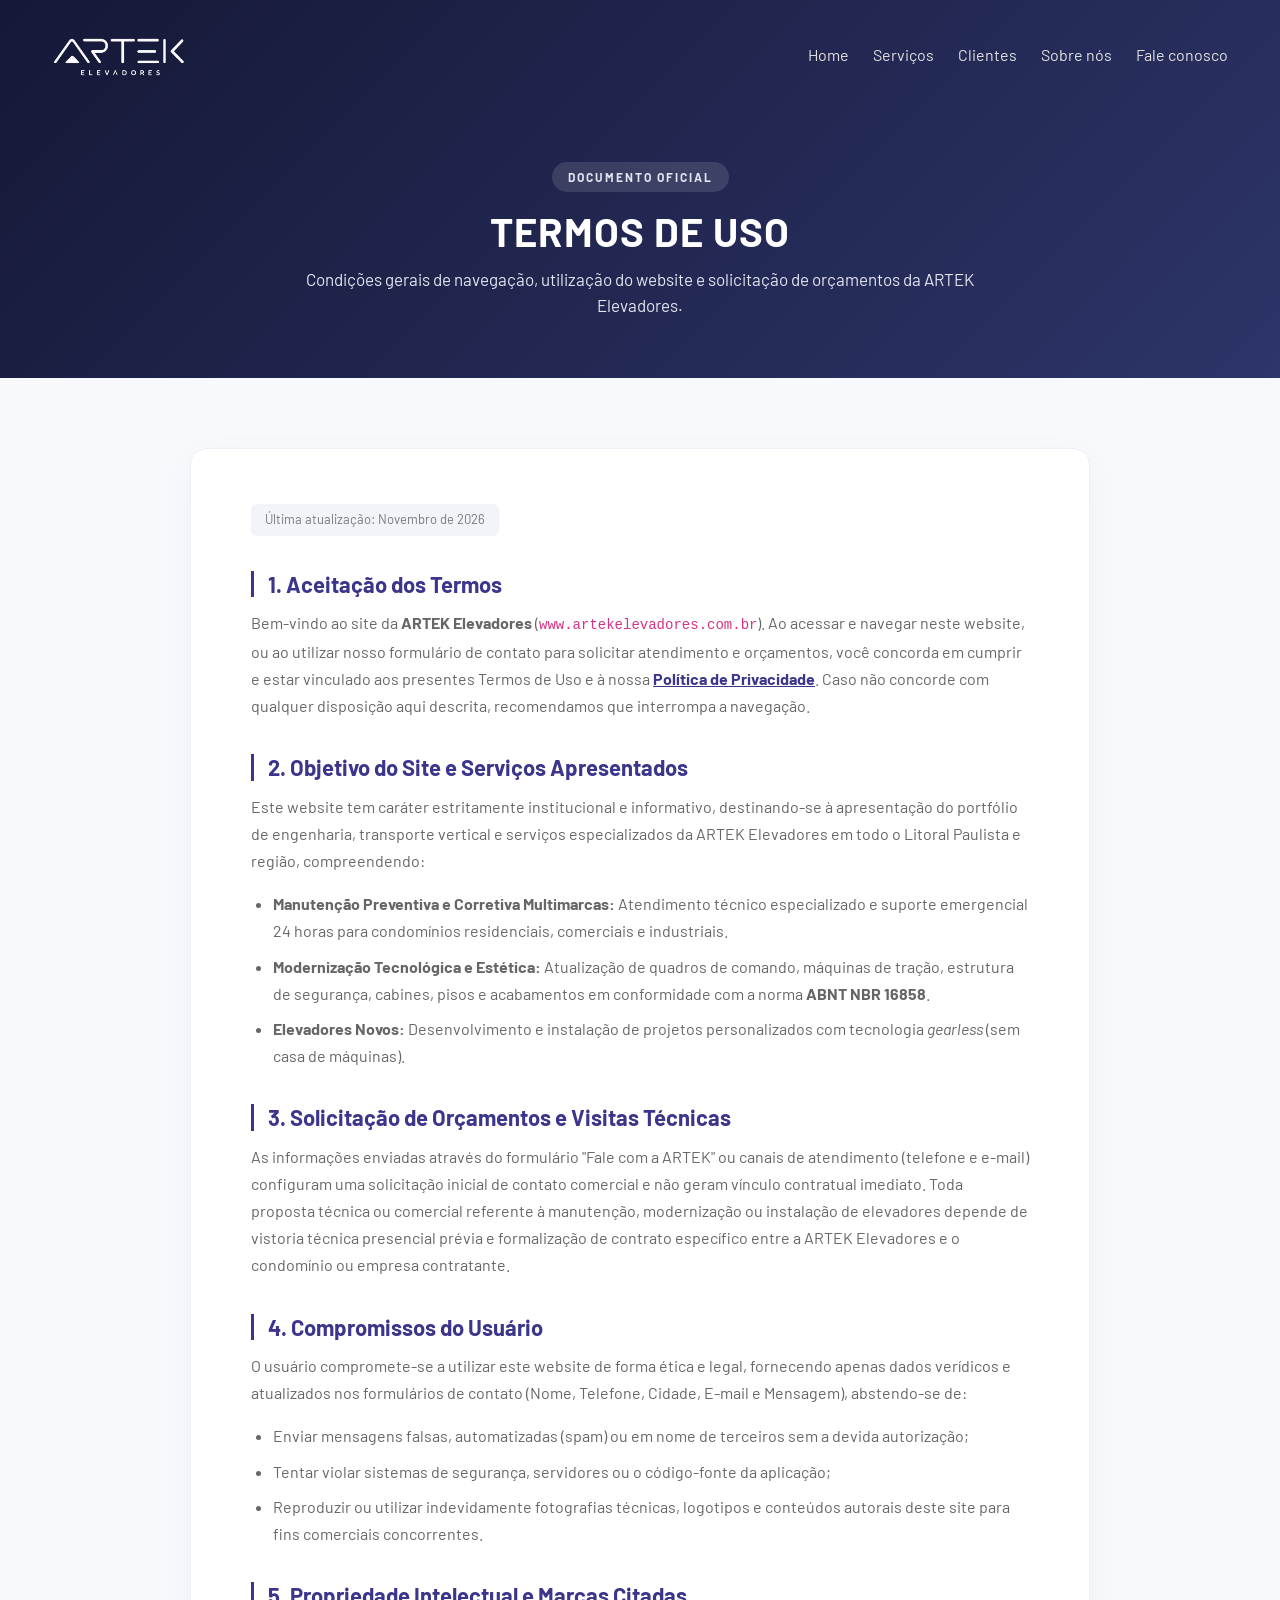
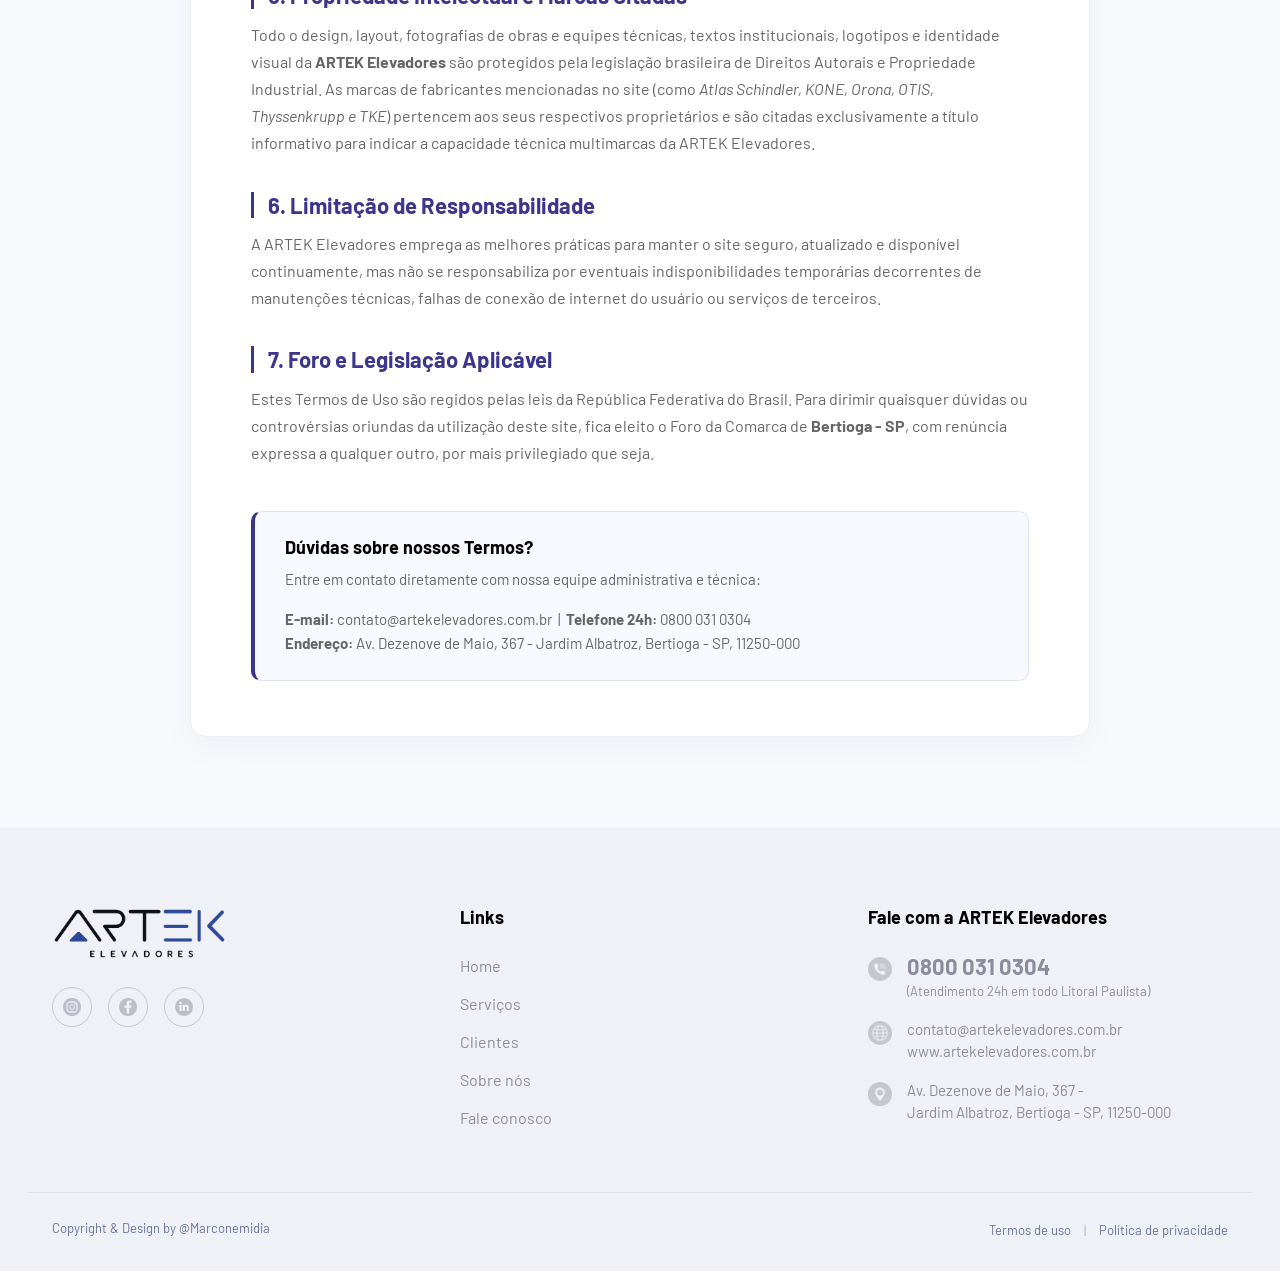
<file: termos_de_uso.html>
<!DOCTYPE html>
<html lang="pt-BR">
<head>
    <meta charset="UTF-8">
    <meta name="viewport" content="width=device-width, initial-scale=1.0">
    <title>Termos de Uso - ARTEK Elevadores</title>

    <!-- 1. Fonte Barlow -->
    <link rel="preconnect" href="https://fonts.googleapis.com">
    <link rel="preconnect" href="https://fonts.gstatic.com" crossorigin>
    <link href="https://fonts.googleapis.com/css2?family=Barlow:ital,wght@0,400;0,700;0,800;1,400&display=swap" rel="stylesheet">

    <!-- 2. Bootstrap 5.3 CSS -->
    <link href="https://cdn.jsdelivr.net/npm/bootstrap@5.3.3/dist/css/bootstrap.min.css" rel="stylesheet">

    <!-- 3. AOS CSS (Animações de Scroll) -->
    <link href="https://unpkg.com/aos@2.3.1/dist/aos.css" rel="stylesheet">

    <!-- 4. CSS customizado SEMPRE por último -->
    <link rel="stylesheet" href="style.css">

    <!-- Script Google (metricas do google) -->
    <script async src="https://www.googletagmanager.com/gtm.js?id=GTM-NLBPHPWS"></script>
    <script>
        window.dataLayer = window.dataLayer || [];
        function gtag(){dataLayer.push(arguments);}
        gtag('js', new Date());
    </script>

</head>
<body>

    <!-- HERO INSTITUCIONAL COMPACTO -->
    <section class="hero-legal">
        <!-- Header Global injetado automaticamente via script.js -->
        <div id="header-global" class="w-100"></div>

        <div class="legal-hero-content container" data-aos="fade-up">
            <span class="legal-tag">DOCUMENTO OFICIAL</span>
            <h1>TERMOS DE USO</h1>
            <p>Condições gerais de navegação, utilização do website e solicitação de orçamentos da ARTEK Elevadores.</p>
        </div>
    </section>

    <!-- CONTEÚDO DOS TERMOS DE USO -->
    <section class="legal-secao">
        <div class="container">
            <div class="legal-card" data-aos="fade-up" data-aos-delay="100">
                
                <span class="legal-atualizacao">Última atualização: Novembro de 2026</span>

                <div class="legal-bloco">
                    <h2>1. Aceitação dos Termos</h2>
                    <p>Bem-vindo ao site da <strong>ARTEK Elevadores</strong> (<code>www.artekelevadores.com.br</code>). Ao acessar e navegar neste website, ou ao utilizar nosso formulário de contato para solicitar atendimento e orçamentos, você concorda em cumprir e estar vinculado aos presentes Termos de Uso e à nossa <a href="politica_privacidade.html">Política de Privacidade</a>. Caso não concorde com qualquer disposição aqui descrita, recomendamos que interrompa a navegação.</p>
                </div>

                <div class="legal-bloco">
                    <h2>2. Objetivo do Site e Serviços Apresentados</h2>
                    <p>Este website tem caráter estritamente institucional e informativo, destinando-se à apresentação do portfólio de engenharia, transporte vertical e serviços especializados da ARTEK Elevadores em todo o Litoral Paulista e região, compreendendo:</p>
                    <ul>
                        <li><strong>Manutenção Preventiva e Corretiva Multimarcas:</strong> Atendimento técnico especializado e suporte emergencial 24 horas para condomínios residenciais, comerciais e industriais.</li>
                        <li><strong>Modernização Tecnológica e Estética:</strong> Atualização de quadros de comando, máquinas de tração, estrutura de segurança, cabines, pisos e acabamentos em conformidade com a norma <strong>ABNT NBR 16858</strong>.</li>
                        <li><strong>Elevadores Novos:</strong> Desenvolvimento e instalação de projetos personalizados com tecnologia <em>gearless</em> (sem casa de máquinas).</li>
                    </ul>
                </div>

                <div class="legal-bloco">
                    <h2>3. Solicitação de Orçamentos e Visitas Técnicas</h2>
                    <p>As informações enviadas através do formulário "Fale com a ARTEK" ou canais de atendimento (telefone e e-mail) configuram uma solicitação inicial de contato comercial e não geram vínculo contratual imediato. Toda proposta técnica ou comercial referente à manutenção, modernização ou instalação de elevadores depende de vistoria técnica presencial prévia e formalização de contrato específico entre a ARTEK Elevadores e o condomínio ou empresa contratante.</p>
                </div>

                <div class="legal-bloco">
                    <h2>4. Compromissos do Usuário</h2>
                    <p>O usuário compromete-se a utilizar este website de forma ética e legal, fornecendo apenas dados verídicos e atualizados nos formulários de contato (Nome, Telefone, Cidade, E-mail e Mensagem), abstendo-se de:</p>
                    <ul>
                        <li>Enviar mensagens falsas, automatizadas (spam) ou em nome de terceiros sem a devida autorização;</li>
                        <li>Tentar violar sistemas de segurança, servidores ou o código-fonte da aplicação;</li>
                        <li>Reproduzir ou utilizar indevidamente fotografias técnicas, logotipos e conteúdos autorais deste site para fins comerciais concorrentes.</li>
                    </ul>
                </div>

                <div class="legal-bloco">
                    <h2>5. Propriedade Intelectual e Marcas Citadas</h2>
                    <p>Todo o design, layout, fotografias de obras e equipes técnicas, textos institucionais, logotipos e identidade visual da <strong>ARTEK Elevadores</strong> são protegidos pela legislação brasileira de Direitos Autorais e Propriedade Industrial. As marcas de fabricantes mencionadas no site (como <em>Atlas Schindler, KONE, Orona, OTIS, Thyssenkrupp e TKE</em>) pertencem aos seus respectivos proprietários e são citadas exclusivamente a título informativo para indicar a capacidade técnica multimarcas da ARTEK Elevadores.</p>
                </div>

                <div class="legal-bloco">
                    <h2>6. Limitação de Responsabilidade</h2>
                    <p>A ARTEK Elevadores emprega as melhores práticas para manter o site seguro, atualizado e disponível continuamente, mas não se responsabiliza por eventuais indisponibilidades temporárias decorrentes de manutenções técnicas, falhas de conexão de internet do usuário ou serviços de terceiros.</p>
                </div>

                <div class="legal-bloco">
                    <h2>7. Foro e Legislação Aplicável</h2>
                    <p>Estes Termos de Uso são regidos pelas leis da República Federativa do Brasil. Para dirimir quaisquer dúvidas ou controvérsias oriundas da utilização deste site, fica eleito o Foro da Comarca de <strong>Bertioga - SP</strong>, com renúncia expressa a qualquer outro, por mais privilegiado que seja.</p>
                </div>

                <!-- Box de Contato Rápido na Base do Documento -->
                <div class="legal-contato-box">
                    <h3>Dúvidas sobre nossos Termos?</h3>
                    <p>Entre em contato diretamente com nossa equipe administrativa e técnica:</p>
                    <p class="mb-0">
                        <strong>E-mail:</strong> contato@artekelevadores.com.br &nbsp;|&nbsp; 
                        <strong>Telefone 24h:</strong> 0800 031 0304<br>
                        <strong>Endereço:</strong> Av. Dezenove de Maio, 367 - Jardim Albatroz, Bertioga - SP, 11250-000
                    </p>
                </div>

            </div>
        </div>
    </section>

    <!-- Footer Global injetado automaticamente via script.js -->
    <div id="footer-global"></div>

    <!-- Scripts do Bootstrap 5 e AOS Animações -->
    <script src="https://cdn.jsdelivr.net/npm/bootstrap@5.3.3/dist/js/bootstrap.bundle.min.js"></script>
    <script src="https://unpkg.com/aos@2.3.1/dist/aos.js"></script>
    <script src="script.js"></script>
</body>
</html>
</file>
<file: style.css>
/* ==========================================
   1. VARIÁVEIS GLOBAIS E RESET (BOOTSTRAP 5 + CLEAN CODE)
   ========================================== */

:root {
  /* Integração direta com o Bootstrap 5 para manter a identidade da ARTEK */
  --bs-body-font-family: 'Barlow', sans-serif;
  --bs-primary: #3b368c;

  /* Paleta Oficial de Cores */
  --azul-principal: #3b368c;
  --azul-hover: #4a45d1;
  --azul-botao-form: #2f4388;
  --texto-escuro: #000000;
  --texto-corpo: #666666;
  --texto-suave: #7a7a7a;
  --texto-hero: #e2e4f0;
  --fundo-claro: #fcfdff;
  --fundo-secao: #f8f9fc;
  --fundo-rodape: #eff1f6;

  /* Escala Tipográfica Padronizada */
  --fonte-h1: 46px;
  --fonte-h2: 38px;
  --fonte-h3: 18px;
  --fonte-lead: 19px;
  --fonte-corpo: 16px;
}

/* Reset não-destrutivo: preserva os utilitários de margin/padding do Bootstrap */
*, *::before, *::after {
  box-sizing: border-box;
  font-family: 'Barlow', sans-serif;
}

html {
  scroll-behavior: smooth;
  overflow-x: hidden;
  width: 100%;
}

body {
  margin: 0;
  overflow-x: hidden;
  width: 100%;
  max-width: 100vw;
  color: var(--texto-corpo);
  background-color: #ffffff;
}

img {
  max-width: 100%;
  height: auto;
}

a {
  text-decoration: none;
}

/* ==========================================
   2. ANIMAÇÕES DE SURGIMENTO (SCROLL REVEAL)
   ========================================== */

.escondido {
  opacity: 0;
  transform: translateY(40px);
  transition: opacity 0.7s ease-out, transform 0.7s ease-out;
}

.mostrar {
  opacity: 1;
  transform: translateY(0);
}

.escondido:not(.mostrar).delay-1 { transition-delay: 0.1s; }
.escondido:not(.mostrar).delay-2 { transition-delay: 0.25s; }
.escondido:not(.mostrar).delay-3 { transition-delay: 0.4s; }
.escondido:not(.mostrar).delay-4 { transition-delay: 0.55s; }

/* ==========================================
   3. CABEÇALHO E MENU GLOBAL (HEADER + BOOTSTRAP 5)
   ========================================== */

header,
header.navbar {
  padding: 35px 40px !important;
  width: 100%;
  z-index: 20;
}

header .container {
  max-width: 1200px;
}

.navbar-brand {
  padding: 0;
  margin: 0;
}

.logo {
  width: 135px;
  height: auto;
  display: block;
}

header nav ul,
header .navbar-nav {
  gap: 40px;
}

header nav a,
header .navbar-nav .nav-link {
  color: #e2e2e2 !important;
  text-decoration: none !important;
  font-size: 16px;
  font-weight: 400;
  position: relative;
  padding: 4px 0 8px !important;
  transition: color 0.3s ease;
  display: inline-block;
}

header nav a.ativo,
header nav a:hover,
header .navbar-nav .nav-link:hover,
header .navbar-nav .nav-link:focus {
  color: #ffffff !important;
}

/* Linha azul animada abaixo dos links do menu */
header nav a::after,
header .navbar-nav .nav-link::after {
  content: '';
  position: absolute;
  left: 0;
  bottom: 0;
  width: 0;
  height: 2px;
  background-color: var(--azul-hover);
  transition: width 0.3s ease;
}

header nav a:hover::after,
header .navbar-nav .nav-link:hover::after,
header nav a.ativo::after {
  width: 100%;
}

/* ==========================================
   4. HERO DA HOME (INDEX.HTML)
   ========================================== */

.hero {
  background: linear-gradient(rgba(0, 0, 0, 0.7), rgba(0, 0, 0, 0.7)), 
              url('assets/img/banner-slider-men-view-city.webp') center/cover no-repeat;
  min-height: 100vh;
  display: flex;
  flex-direction: column;
}

.hero-content {
  flex: 1;
  display: flex;
  flex-direction: column;
  justify-content: center;
  align-items: center;
  text-align: center;
  color: #ffffff;
  padding: 40px 20px 80px;
}

.hero-content h1 {
  font-size: var(--fonte-h1);
  font-weight: 400; 
  line-height: 1.3;
  margin-bottom: 25px;
  letter-spacing: 0.5px;
}

.hero-content p {
  font-size: var(--fonte-lead);
  font-weight: 400;
  color: var(--texto-hero);
  line-height: 1.6;
  margin-bottom: 45px;
}

/* Botão Saiba Mais (Glassmorphism + Feixe de Brilho Flat) */
.btn-primary {
  position: relative;
  overflow: hidden;
  display: inline-flex;
  align-items: center;
  justify-content: center;
  background: rgba(255, 255, 255, 0.14) !important;
  backdrop-filter: blur(4px);
  -webkit-backdrop-filter: blur(4px);
  color: #ffffff !important;
  border: 1px solid rgba(255, 255, 255, 0.35) !important;
  padding: 16px 45px;
  border-radius: 12px;
  font-weight: 600;
  font-size: 18px;
  text-decoration: none !important;
  box-shadow: 0 4px 20px rgba(0, 0, 0, 0.25);
  transition: background-color 0.3s ease, border-color 0.3s ease, transform 0.25s ease, box-shadow 0.3s ease;
  z-index: 1;
}

.btn-primary::before {
  content: '';
  position: absolute;
  top: 0;
  left: -60%;
  width: 35%;
  height: 100%;
  background-color: rgba(255, 255, 255, 0.45);
  box-shadow: 12px 0 0 -4px rgba(255, 255, 255, 0.25);
  transform: skewX(-25deg);
  z-index: -1;
  pointer-events: none;
}

.btn-primary .seta {
  color: #ffffff;
  font-size: 20px;
  font-weight: 700;
  margin-left: 15px;
  transition: transform 0.3s ease;
}

.btn-primary:hover,
.btn-primary:active,
.btn-primary:focus {
  background-color: var(--azul-principal) !important;
  border-color: var(--azul-hover) !important;
  color: #ffffff !important;
  transform: translateY(-3px);
  box-shadow: 0 8px 25px rgba(59, 54, 140, 0.45);
}

.btn-primary:hover::before,
.btn-primary:active::before {
  animation: feixeFlatGlass 0.55s cubic-bezier(0.22, 1, 0.36, 1) forwards;
}

.btn-primary:hover .seta,
.btn-primary:active .seta {
  transform: translateX(5px);
}

@keyframes feixeFlatGlass {
  0%   { left: -60%; }
  100% { left: 140%; }
}

/* ==========================================
   5. SEÇÃO SERVIÇOS (CARDS - INDEX.HTML)
   ========================================== */

.servicos {
  background-color: #F8F9FA;
  padding: 90px 20px;
  text-align: center;
}

.servicos h2 {
  font-size: var(--fonte-h2);
  font-weight: 700;
  color: var(--texto-escuro);
  line-height: 1.3;
}

.cards-container {
  display: flex;
  justify-content: center;
  align-items: stretch;
  flex-wrap: wrap;
  gap: 45px;
  max-width: 1200px;
  margin: 50px auto 0;
}

.servicos .card {
  display: flex;
  flex-direction: column;
  text-decoration: none !important;
  color: inherit;
  background: #ffffff;
  padding: 28px;
  border: none;
  border-radius: 12px;
  box-shadow: 0 6px 20px rgba(0, 0, 0, 0.06);
  width: 320px;
  transition: transform 0.4s ease, filter 0.4s ease, opacity 0.4s ease, box-shadow 0.4s ease;
  cursor: pointer;
}

.servicos .card img {
  width: 100%;
  height: 200px;
  object-fit: cover;
  border-radius: 8px;
  margin-bottom: 22px;
}

.servicos .card h3 {
  font-size: 22px;
  font-weight: 700;
  color: var(--texto-escuro);
  margin-bottom: 12px;
}

.servicos .card p {
  font-size: 15px;
  color: var(--texto-corpo);
  line-height: 1.5;
  margin-bottom: 0;
}

@media (hover: hover) and (min-width: 993px) {
  .cards-container:hover .card {
    transform: scale(0.95);
    filter: brightness(0.78);
    opacity: 0.85;
  }

  .cards-container .card:hover {
    transform: scale(1.06);
    filter: brightness(1);
    opacity: 1;
    box-shadow: 0 15px 35px rgba(0, 0, 0, 0.18);
    z-index: 10;
  }
}

/* ==========================================
   6. SEÇÃO PORQUE NOS ESCOLHER! (LOOPING + HOVER)
   ========================================== */

.secao-porque-escolher {
  background: linear-gradient(rgba(22, 27, 68, 0.86), rgba(22, 27, 68, 0.90)),
              url('assets/img/bg-azul.webp') center / cover no-repeat;
  background-color: #181e4b;
}

.porque-titulo {
  font-size: clamp(2rem, 3.2vw, 2.75rem);
  letter-spacing: -0.3px;
}

.porque-foto-frame {
  height: 430px;
  max-width: 340px;
  background-color: #0f121e;
}

.porque-foto-item {
  position: absolute;
  inset: 0;
  opacity: 0;
  transform: scale(1.04);
  transition: opacity 0.65s ease-in-out, transform 0.85s cubic-bezier(0.22, 1, 0.36, 1);
}

.porque-foto-item.is-active {
  opacity: 1;
  transform: scale(1);
}

.porque-topico {
  cursor: pointer;
  border: 1px solid transparent;
  transition: background-color 0.3s ease, border-color 0.3s ease, transform 0.3s ease;
}

.porque-topico-icone {
  width: 38px;
  height: 38px;
  margin-top: 2px;
  transition: transform 0.3s cubic-bezier(0.34, 1.56, 0.64, 1);
}

.porque-topico-texto {
  font-size: 0.92rem;
  line-height: 1.45;
  color: rgba(255, 255, 255, 0.85);
}

.porque-topico:hover,
.porque-topico.is-active {
  background-color: rgba(255, 255, 255, 0.08);
  border-color: rgba(255, 255, 255, 0.22);
  transform: translateX(6px);
}

.porque-topico:hover .porque-topico-icone,
.porque-topico.is-active .porque-topico-icone {
  transform: scale(1.12);
}

/* ==========================================
  7. SEÇÃO COMO FUNCIONA (DESIGN E INTERAÇÃO TIMELINE)
   ========================================== */

.secao-como-funciona {
  background-color: var(--fundo-secao, #f9f9ff);
}

.titulo-conheca {
  color: var(--azul-principal, #3b368c);
  font-size: 28px;
  letter-spacing: -0.5px;
}

.selo-solucoes {
  display: inline-block;
  background-color: var(--azul-principal, #3b368c);
  font-size: 26px;
  padding: 6px 25px;
  border-radius: 0 12px 12px 12px;
  letter-spacing: 1px;
}

.titulo-como-funciona {
  font-size: 32px;
}

/* --- INTERAÇÃO NOS PASSOS (HOVER EM TIMELINE) --- */

.passo-item {
  cursor: pointer;
  position: relative;
  border-top: 1px solid rgba(59, 54, 140, 0.4); 
  transition: background-color 0.3s ease;
}

/* Linha grossa azul que surge no topo */
.passo-item::before {
  content: '';
  position: absolute;
  top: -1px; /* Sobrepõe exatamente a linha fina */
  left: 0;
  width: 0;  /* Começa invisível */
  height: 3px;
  background-color: var(--azul-principal, #3b368c);
  transition: width 0.4s cubic-bezier(0.22, 1, 0.36, 1);
  z-index: 2;
}

/* Preenche a linha do item focado E de TODOS os itens ANTERIORES a ele!
   O :has(~ .passo-item:hover) deteta se existe um irmão à frente com o mouse em cima */
.passo-item:hover::before,
.passo-item:has(~ .passo-item:hover)::before {
  width: 100%;
}

/* Textos (Número e Título do Passo) */
.passo-num, .passo-item h4 {
  transition: color 0.3s ease;
}

/* Muda a cor do título e do número para azul */
.passo-item:hover h4,
.passo-item:hover .passo-num {
  color: var(--azul-principal, #3b368c) !important;
}

/* Deixa o número em negrito no hover */
.passo-item:hover .passo-num {
  font-weight: 700 !important;
}

/* Ícone Circular Base */
.passo-icone-circulo {
  width: 34px;
  height: 34px;
  border: 1px solid var(--azul-principal, #3b368c);
  border-radius: 50%;
  display: flex;
  align-items: center;
  justify-content: center;
  padding: 6px;
  background-color: transparent;
  transition: all 0.3s cubic-bezier(0.34, 1.56, 0.64, 1);
}

.passo-icone-circulo img {
  transition: filter 0.3s ease;
}

/* Efeito no Ícone: Fica azul, amplia 20% (scale 1.2) e a imagem fica branca */
.passo-item:hover .passo-icone-circulo {
  background-color: var(--azul-principal, #3b368c);
  transform: scale(1.2); 
}

.passo-item:hover .passo-icone-circulo img {
  filter: brightness(0) invert(1);
}

/* --- BOTÃO OUTLINE ANIMADO --- */
.btn-outline-custom {
  color: var(--texto-suave, #7a7a7a);
  border: 1px solid #b5b8d0;
  padding: 10px 28px;
  border-radius: 8px;
  font-size: 15px;
  background-color: transparent;
  text-decoration: none;
  transition: all 0.3s ease;
}

.seta-animada {
  transition: transform 0.3s ease;
}

.btn-outline-custom:hover {
  background-color: var(--azul-principal, #3b368c);
  color: #ffffff;
  border-color: var(--azul-principal, #3b368c);
}

.btn-outline-custom:hover .seta-animada {
  transform: translateX(6px);
}

/* --- RESPONSIVIDADE --- */
@media (min-width: 992px) {
  .com-borda-esq {
    border-left: 1px solid rgba(59, 54, 140, 0.3);
  }
}

@media (max-width: 991.98px) {
  .com-borda-esq {
    border-left: none;
  }
  .passo-item {
    margin-bottom: 15px;
  }
}

/* ==========================================
   8. SEÇÃO NOSSOS CLIENTES (CARROSSEL)
   ========================================== */

.clientes {
  background-color: var(--fundo-claro);
  padding: 80px 0;
  overflow: hidden;
}

.clientes-container {
  max-width: 1200px;
  margin: 0 auto;
  padding: 0 20px;
}

.clientes-topo {
  text-align: left;
  margin-bottom: 25px;
}

.subtitulo-portfolio {
  color: var(--azul-principal);
  font-size: 13px;
  font-weight: 700;
  letter-spacing: 2px;
  display: block;
  margin-bottom: 5px;
}

.clientes-topo h2 {
  font-size: var(--fonte-h2);
  color: var(--texto-escuro);
  font-weight: 700;
}

.clientes-descricao {
  text-align: center;
  margin-bottom: 40px;
}

.clientes-descricao p {
  color: var(--texto-corpo);
  font-size: 18px;
  line-height: 1.5;
}

.carrossel-wrapper {
  position: relative;
  display: flex;
  align-items: center;
  justify-content: flex-start;
  width: 100%;
}

.carrossel-track {
  display: flex;
  align-items: center;
  justify-content: flex-start;
  gap: 35px;
  padding: 50px 0;
  transition: transform 0.6s cubic-bezier(0.25, 1, 0.5, 1);
}

.cliente-card {
  position: relative;
  width: 260px;
  height: 370px;
  border-radius: 14px;
  overflow: hidden;
  flex-shrink: 0;
  opacity: 0.45;
  transform: scale(0.88);
  transition: transform 0.6s cubic-bezier(0.25, 1, 0.5, 1), 
              opacity 0.6s ease, 
              box-shadow 0.6s ease;
  cursor: pointer;
}

.cliente-card.ativo {
  opacity: 1;
  transform: scale(1.12);
  box-shadow: 0 20px 40px rgba(0, 0, 0, 0.25);
  z-index: 5;
}

.cliente-card img {
  width: 100%;
  height: 100%;
  object-fit: cover;
}

.cliente-card::after {
  content: '';
  position: absolute;
  inset: 0;
  background: linear-gradient(to top, rgba(0, 0, 0, 0.85) 0%, rgba(0, 0, 0, 0) 55%);
  z-index: 1;
}

.tag-setor {
  position: absolute;
  top: 15px;
  left: 15px;
  background-color: var(--azul-principal);
  color: #ffffff;
  font-size: 12px;
  font-weight: 700;
  padding: 6px 14px;
  border-radius: 6px;
  z-index: 2;
}

.card-info {
  position: absolute;
  bottom: 20px;
  left: 20px;
  right: 20px;
  color: #ffffff;
  z-index: 2;
  text-align: left;
}

.card-info h3 {
  font-size: 18px;
  font-weight: 700;
  margin-bottom: 3px;
}

.card-info p {
  font-size: 13px;
  color: #d1d5eb;
  margin-bottom: 0;
}

.seta-carrossel {
  position: absolute;
  top: 50%;
  transform: translateY(-50%);
  width: 45px;
  height: 45px;
  border-radius: 50%;
  background-color: #ffffff;
  border: none;
  box-shadow: 0 4px 15px rgba(0, 0, 0, 0.15);
  color: var(--azul-principal);
  font-size: 18px;
  cursor: pointer;
  z-index: 10;
  display: flex;
  align-items: center;
  justify-content: center;
  transition: background-color 0.3s ease, color 0.3s ease;
}

.seta-carrossel:hover {
  background-color: var(--azul-principal);
  color: #ffffff;
}

.seta-esq { left: 10px; }
.seta-dir { right: 10px; }

.carrossel-dots {
  display: flex;
  justify-content: center;
  align-items: center;
  gap: 8px;
  margin-top: 25px;
}

.dot {
  width: 8px;
  height: 8px;
  border-radius: 50%;
  background-color: #d5d8e6;
  cursor: pointer;
  transition: all 0.3s ease;
}

.dot.ativo {
  width: 28px;
  border-radius: 10px;
  background-color: var(--azul-principal);
}

/* ==========================================
   9. SEÇÃO FALE COM A ARTEK (CONTATO)
   ========================================== */

.contato {
  background-color: var(--fundo-secao);
  padding: 100px 20px;
  position: relative;
  overflow: hidden;
}

.contato-container {
  max-width: 1200px;
  margin: 0 auto;
  position: relative;
  z-index: 2;
}

.contato-header {
  text-align: center;
  margin-bottom: 60px;
}

.contato-header h2 {
  font-size: var(--fonte-h2);
  font-weight: 700;
  color: var(--texto-escuro);
  margin-bottom: 15px;
}

.contato-header p {
  color: var(--texto-suave);
  font-size: var(--fonte-corpo);
  max-width: 650px;
  margin: 0 auto;
  line-height: 1.6;
}

.contato-form {
  display: flex;
  flex-wrap: wrap;
  gap: 20px;
}

.contato-form input,
.contato-form textarea {
  background-color: #ffffff;
  border: 1px solid #dcdfe6;
  border-radius: 25px;
  padding: 16px 25px;
  font-size: 15px;
  color: #333333;
  outline: none;
  transition: border-color 0.3s ease, box-shadow 0.3s ease;
}

.contato-form input:focus,
.contato-form textarea:focus {
  border-color: var(--azul-principal);
  box-shadow: 0 0 0 3px rgba(59, 54, 140, 0.1);
}

.contato-form textarea {
  border-radius: 20px;
  resize: none;
}

.input-half {
  width: calc(50% - 10px);
}

.input-full {
  width: 100%;
}

/* Checkbox LGPD */
.lgpd-consentimento {
  margin-top: 4px;
  margin-bottom: 4px;
}

.lgpd-label {
  display: flex;
  align-items: flex-start;
  gap: 10px;
  font-size: 14px;
  color: var(--texto-corpo);
  line-height: 1.5;
  cursor: pointer;
  user-select: none;
}

.contato-form .lgpd-label input[type="checkbox"] {
  width: 18px;
  height: 18px;
  padding: 0;
  margin-top: 2px;
  border-radius: 4px;
  accent-color: var(--azul-principal);
  cursor: pointer;
  flex-shrink: 0;
  box-shadow: none;
}

.lgpd-label a {
  color: var(--azul-principal);
  font-weight: 700;
  text-decoration: underline;
  transition: color 0.2s ease;
}

.lgpd-label a:hover {
  color: var(--azul-hover);
}

.btn-enviar {
  background-color: var(--azul-botao-form);
  color: #ffffff;
  border: none;
  border-radius: 30px;
  padding: 15px 60px;
  font-size: 16px;
  font-weight: 700;
  cursor: pointer;
  transition: background-color 0.3s ease, transform 0.3s ease;
  margin-top: 10px;
}

.btn-enviar:hover {
  background-color: #1e2c60;
  transform: translateY(-2px);
}

.contato-imagem img {
  width: 100%;
  border-radius: 15px;
  display: block;
}

/* ==========================================
   10. RODAPÉ GLOBAL (FOOTER + BOOTSTRAP GRID)
   ========================================== */

.rodape {
  background-color: var(--fundo-rodape);
  padding: 80px 20px 30px;
  color: #8c8c9a;
}

.rodape .container {
  max-width: 1200px;
}

.rodape-logo {
  width: 180px;
}

.social-icon {
  display: flex;
  align-items: center;
  justify-content: center;
  width: 40px;
  height: 40px;
  border: 1px solid #c5c7d4;
  border-radius: 50%;
  transition: all 0.3s ease;
}

.social-icon img {
  width: 18px;
  opacity: 0.6;
  transition: opacity 0.3s ease, filter 0.3s ease;
}

.social-icon:hover {
  background-color: var(--azul-principal);
  border-color: var(--azul-principal);
}

.social-icon:hover img {
  opacity: 1;
  filter: brightness(0) invert(1);
}

.links-col h3,
.contato-col h3 {
  color: var(--texto-escuro);
  font-size: 18px;
  font-weight: 700;
  margin-bottom: 25px;
}

.rodape-links {
  list-style: none;
  padding: 0;
  margin: 0;
}

.rodape-links li {
  margin-bottom: 14px;
}

.rodape-links a {
  color: #8c8c9a;
  font-size: 16px;
  transition: color 0.3s ease;
}

.rodape-links a:hover {
  color: var(--azul-principal);
}

.info-item {
  display: flex;
  align-items: flex-start;
  gap: 15px;
}

.info-icon {
  width: 24px;
  margin-top: 3px;
  opacity: 0.5;
}

.info-texto p {
  margin: 0;
  font-size: 15px;
  line-height: 1.5;
  color: #8c8c9a;
}

.telefone-destaque {
  display: block;
  font-size: 22px;
  font-weight: 700;
  color: #8c8c9a;
  line-height: 1.1;
}

.telefone-sub {
  font-size: 13px;
  color: #8c8c9a;
}

.rodape-bottom p,
.rodape-legal a,
.separador {
  color: #6a7499;
  font-size: 13px;
}

.rodape-legal a:hover {
  text-decoration: underline;
}

.separador {
  margin: 0 10px;
  opacity: 0.5;
}
/* Ajuste de alinhamento responsivo para o rodapé */
.contato-col h3 {
  text-align: center;
}

@media (min-width: 992px) {
  .contato-col h3 {
    text-align: left;
  }
}


/* ==========================================
   11.A PÁGINA INTERNA: MODERNIZAÇÃO
   ========================================== */

.hero-modernizacao {
  position: relative;
  min-height: 80vh;
  background: linear-gradient(rgba(0, 0, 0, 0.50), rgba(0, 0, 0, 0.65)), 
              url('assets/img/apertando\ o\ botão.webp') center/cover no-repeat;
  display: flex;
  flex-direction: column;
  justify-content: space-between;
  align-items: center;
  color: #ffffff;
  text-align: center;
  padding-bottom: 90px;
}

.hero-modernizacao::before {
  background: linear-gradient(rgba(0, 0, 0, 0.50), rgba(0, 0, 0, 0.65)), 
              url('assets/img/apertando\ o\ botão.webp') center/cover no-repeat !important;
}

/* Posiciona o bloco de texto especificamente à direita na página de Modernização */
.mod-hero-content {
  max-width: 600px;
  padding: 0 20px;
  margin-top: 30px;
  /* Posiciona o bloco de texto na metade direita da tela, livre da mão */
  margin-left: 45%; 
  margin-right: auto;
  text-align:center;
}

.mod-hero-content h1 {
  font-size: 52px;
  font-weight: 400;
  line-height: 1.15;
  letter-spacing: 0.5px;
  margin-bottom: 22px;
  text-transform: uppercase;
  color: #ffffff;
  text-align:center;
}

.mod-hero-content p {
  font-size: 15px;
  font-weight: 400;
  line-height: 1.55;
  color: var(--texto-hero);
  max-width: 620px;
  margin: 0 auto 35px;
  text-align:center;
}

.mod-hero-content p strong {
  color: #ffffff;
  font-weight: 700;
}


.btn-orcamento:hover,
.btn-orcamento:active,
.btn-orcamento:focus {
  background: var(--azul-principal) !important;
  border-color: var(--azul-hover);
  color: #ffffff !important;
  transform: translateY(-3px);
  box-shadow: 0 8px 25px rgba(59, 54, 140, 0.45);
  /* Adicione estas linhas para centralizar o botão perfeitamente abaixo do texto */
  margin-top: 25px;
  margin-left: auto;
  margin-right: auto;
}

.btn-orcamento {
  display: block;                  /* Transforma em bloco para aceitar centralização por margem */
  width: fit-content;              /* Ajusta o tamanho exatamente à largura do texto interno */
  max-width: 280px;
  background: rgba(255, 255, 255, 0.14);
  backdrop-filter: blur(8px);
  -webkit-backdrop-filter: blur(8px);
  color: #ffffff !important;
  padding: 13px 38px;
  border-radius: 12px;
  font-size: 16px;
  font-weight: 400;
  text-decoration: none !important;
  border: 1px solid rgba(255, 255, 255, 0.3);
  box-shadow: 0 4px 20px rgba(0, 0, 0, 0.2);
  
  /* Centralização perfeita */
  margin-top: 25px;
  margin-left: auto;
  margin-right: auto;
  
  transition: all 0.3s cubic-bezier(0.25, 1, 0.5, 1);
}

/* Setas laterais do slider de serviços */
.mod-seta {
  position: absolute;
  top: 55%;
  transform: translateY(-50%);
  color: #ffffff !important;
  font-size: 30px;
  text-decoration: none !important;
  opacity: 0.65;
  z-index: 10;
  padding: 10px;
  transition: opacity 0.3s ease, transform 0.3s ease;
}

.mod-seta:hover {
  opacity: 1;
}

.mod-seta-esq { left: 30px; }
.mod-seta-dir { right: 30px; }

/* Seção dos 4 Pilares (Hexágonos com Sombra Flat Azul) */
.mod-pilares {
  background-color: #ffffff;
  padding: 90px 20px 70px;
  text-align: center;
}

.mod-container {
  max-width: 1200px;
  margin: 0 auto;
}

.pilares-grid {
  margin-bottom: 60px;
}

.pilar-item {
  padding: 0 20px;
  position: relative;
  display: flex;
  flex-direction: column;
  align-items: center;
  cursor: pointer;
}

.pilar-item:not(:last-child)::after {
  content: '';
  position: absolute;
  right: 0;
  bottom: 0;
  height: 115px;
  width: 2px;
  background-color: #d8dce8;
}

.hexagono-borda {
  position: relative;
  width: 195px;
  height: 220px;
  margin-bottom: 32px;
  display: flex;
  align-items: center;
  justify-content: center;
  background: transparent;
  clip-path: none;
  filter: drop-shadow(-3px -2px 0px #ffffff) 
          drop-shadow(-3px 2px 0px #ffffff)
          drop-shadow(0px -3px 0px #ffffff);
  z-index: 2;
}

.hexagono-borda::before {
  content: '';
  position: absolute;
  inset: 0;
  background-color: var(--azul-principal);
  clip-path: polygon(50% 0%, 100% 25%, 100% 75%, 50% 100%, 0% 75%, 0% 25%);
  z-index: -1;
  transform: translate(0, 0) scale(0.92);
  opacity: 0;
  transition: transform 0.65s cubic-bezier(0.34, 1.56, 0.64, 1), 
              opacity 0.5s ease, 
              background-color 0.3s ease;
}

.pilar-item.mostrar .hexagono-borda::before,
.pilar-item.aos-animate .hexagono-borda::before {
  transform: translate(-14px, -6px) scale(1);
  opacity: 1;
}

.pilar-item:nth-child(1) .hexagono-borda::before { transition-delay: 0.25s; }
.pilar-item:nth-child(2) .hexagono-borda::before { transition-delay: 0.40s; }
.pilar-item:nth-child(3) .hexagono-borda::before { transition-delay: 0.55s; }
.pilar-item:nth-child(4) .hexagono-borda::before { transition-delay: 0.70s; }

.hexagono-img {
  width: 100%;
  height: 100%;
  clip-path: polygon(50% 0%, 100% 25%, 100% 75%, 50% 100%, 0% 75%, 0% 25%);
  background-color: var(--fundo-secao);
  transition: transform 0.4s cubic-bezier(0.25, 1, 0.5, 1);
}

.hexagono-img img {
  width: 100%;
  height: 100%;
  object-fit: cover;
  transition: transform 0.5s ease;
}

.pilar-item:hover .hexagono-borda::before {
  transition-delay: 0s !important;
  transform: translate(-20px, -10px) scale(1.02);
  background-color: var(--azul-hover);
}

.pilar-item:hover .hexagono-img {
  transform: translate(4px, -4px);
}

.pilar-item:hover .hexagono-img img {
  transform: scale(1.08);
}

.pilar-item h3 {
  font-size: 15px;
  font-weight: 800;
  color: #222222;
  margin-bottom: 10px;
  text-transform: uppercase;
  transition: color 0.3s ease;
}

.pilar-item:hover h3 {
  color: var(--azul-principal);
}

.pilar-item p {
  font-size: 14px;
  color: var(--texto-corpo);
  line-height: 1.5;
  max-width: 220px;
}

.btn-modernize-outline {
  display: inline-block;
  color: #555555;
  background-color: #ffffff;
  border: 1.5px solid var(--azul-principal);
  padding: 10px 32px;
  border-radius: 25px;
  font-size: 14px;
  font-weight: 400;
  box-shadow: 0 3px 0px var(--azul-principal);
  transition: all 0.3s ease;
}

.btn-modernize-outline:hover,
.btn-modernize-outline:active {
  background-color: var(--azul-principal);
  color: #ffffff;
  transform: translateY(-2px);
  box-shadow: 0 6px 15px rgba(59, 54, 140, 0.3);
}

/* Selo ABNT */
.mod-abnt {
  background-color: var(--fundo-secao);
  border-top: 1px solid #e0e2eb;
  padding: 60px 20px 80px;
  text-align: center;
}

.selo-abnt-img {
  width: 115px;
  height: auto;
  margin-bottom: 20px;
}

.mod-abnt p {
  font-size: 15px;
  color: var(--texto-corpo);
  line-height: 1.6;
  margin-bottom: 0;
}

.mod-abnt p strong {
  color: #222222;
}

/* ==========================================
   11.B PÁGINA INTERNA: ELEVADORES NOVOS
   ========================================== */

.hero-novos {
  position: relative;
  min-height: 80vh;
  background: linear-gradient(rgba(15, 18, 30, 0.55), rgba(15, 18, 30, 0.65)), 
              url('assets/img/elevador.webp') center/cover no-repeat;
  display: flex;
  flex-direction: column;
  justify-content: space-between;
  align-items: center;
  color: #ffffff;
  text-align: center;
  padding-bottom: 90px;
}

.novos-hero-content {
  max-width: 800px;
  padding: 0 60px;
  margin-top: 30px;
}

.novos-hero-content h1 {
  font-size: var(--fonte-h1);
  font-weight: 400;
  line-height: 1.2;
  letter-spacing: 1px;
  margin-bottom: 20px;
  text-transform: uppercase;
}

.novos-hero-content p {
  font-size: 18px;
  font-weight: 400;
  line-height: 1.6;
  color: var(--texto-hero);
  max-width: 650px;
  margin: 0 auto 38px;
}

.novos-engenharia {
  background-color: var(--fundo-secao);
  padding: 90px 20px 100px;
  text-align: center;
}

.engenharia-header {
  max-width: 720px;
  margin: 0 auto 60px;
}

.engenharia-header h2 {
  font-size: 32px;
  font-weight: 800;
  color: #1a1a1a;
  letter-spacing: 0.5px;
  text-transform: uppercase;
}

.engenharia-divisor {
  width: 36px;
  height: 2px;
  background-color: var(--azul-principal);
  margin: 18px auto 30px;
}

.engenharia-header p {
  font-size: var(--fonte-corpo);
  color: var(--texto-corpo);
  line-height: 1.6;
}

.engenharia-header p strong {
  color: #444444;
  font-weight: 700;
}

.engenharia-grid {
  display: flex;
  justify-content: center;
  align-items: stretch;
  gap: 30px;
  max-width: 980px;
  margin: 0 auto;
  flex-wrap: wrap;
}

.engenharia-card {
  flex: 1;
  min-width: 260px;
  max-width: 300px;
  background-color: #ffffff;
  border: 1px solid #eceef5;
  border-radius: 10px;
  padding: 45px 25px;
  display: flex;
  flex-direction: column;
  align-items: center;
  justify-content: center;
  box-shadow: 0 6px 20px rgba(0, 0, 0, 0.03);
  transition: transform 0.3s ease, box-shadow 0.3s ease;
}

.engenharia-card:hover {
  transform: translateY(-6px);
  box-shadow: 0 12px 30px rgba(59, 54, 140, 0.1);
}

.icone-custom {
  width: 68px;
  height: auto;
  margin-bottom: 25px;
  display: block;
}

.engenharia-card p {
  font-size: var(--fonte-corpo);
  color: var(--texto-corpo);
  line-height: 1.45;
  margin: 0;
}

/* ==========================================
   11.C PÁGINA INTERNA: MANUTENÇÃO MULTIMARCAS
   ========================================== */

.hero-manutencao {
  position: relative;
  min-height: 80vh;
  background: linear-gradient(rgba(15, 18, 30, 0.65), rgba(15, 18, 30, 0.75)), 
              url('assets/img/bg_tecnico_analisando_elevador.webp') center/cover no-repeat;
  display: flex;
  flex-direction: column;
  justify-content: space-between;
  align-items: center;
  color: #ffffff;
  text-align: center;
  padding-bottom: 90px;
}

.manut-hero-content {
  max-width: 800px;
  padding: 0 60px;
  margin-top: 30px;
}

.manut-hero-content h1 {
  font-size: var(--fonte-h1);
  font-weight: 400;
  line-height: 1.2;
  letter-spacing: 1px;
  margin-bottom: 20px;
  text-transform: uppercase;
}

.manut-hero-content p {
  font-size: 18px;
  font-weight: 400;
  line-height: 1.6;
  color: var(--texto-hero);
  max-width: 680px;
  margin: 0 auto 38px;
}

/* Seção Azul: Corretiva e Preventiva */
.manut-destaque {
  background: url('assets/img/bg_tecnico_sobre_elevador.webp') center/cover no-repeat;
  padding: 80px 20px;
  color: #ffffff;
  margin-top: 25px;
}

.manut-destaque-container {
  max-width: 1050px;
  margin: 0 auto;
  display: flex;
  align-items: center;
  justify-content: space-between;
  gap: 60px;
}

.manut-textos {
  flex: 1;
  max-width: 500px;
}

.manut-subtitulo {
  display: block;
  font-size: 18px;
  color: #d1d5eb;
  margin-bottom: 4px;
}

.manut-textos h2 {
  font-size: 36px;
  font-weight: 700;
  margin-bottom: 30px;
}

.manut-topico {
  margin-bottom: 22px;
}

.manut-topico p {
  font-size: 15px;
  line-height: 1.6;
  color: var(--texto-hero);
}

.manut-topico strong {
  color: #ffffff;
}

/* Box Branco com Animação em Cascata */
.manut-box-cascata {
  background-color: #ffffff;
  border-radius: 28px;
  width: 340px;
  padding: 0 40px;
  box-shadow: 0 20px 45px rgba(0, 0, 0, 0.25);
  overflow: hidden;
  max-height: 0;
  opacity: 0;
  transform: translateY(-20px);
  transition: max-height 0.9s cubic-bezier(0.25, 1, 0.5, 1),
              padding 0.6s ease,
              opacity 0.5s ease,
              transform 0.6s ease;
}

.manut-box-cascata.mostrar {
  max-height: 520px;
  padding: 40px;
  opacity: 1;
  transform: translateY(0);
}

.cascata-etapa {
  display: flex;
  align-items: center;
  gap: 22px;
}

.cascata-icone {
  width: 85px;
  height: 85px;
  display: flex;
  align-items: center;
  justify-content: center;
  flex-shrink: 0;
  opacity: 0;
  transform: scale(0.3);
  transition: opacity 0.45s ease, transform 0.5s cubic-bezier(0.34, 1.56, 0.64, 1);
}

.cascata-icone img {
  width: 100%;
  height: 100%;
  object-fit: contain;
  display: block;
}

.cascata-texto h3 {
  font-size: 18px;
  font-weight: 700;
  color: #2b2b2b;
  line-height: 1.25;
  margin-bottom: 0;
  opacity: 0;
  transform: translateX(-18px);
  transition: opacity 0.45s ease, transform 0.45s ease;
}

.cascata-linha {
  width: 3px;
  height: 22px;
  background-color: #6c6f82;
  border-radius: 2px;
  margin: 8px 0 8px 41px;
  position: relative;
  transform: scaleY(0);
  transform-origin: top;
  transition: transform 0.35s ease;
}

.manut-box-cascata.mostrar .etapa-1 .cascata-icone { opacity: 1; transform: scale(1); transition-delay: 0.4s; }
.manut-box-cascata.mostrar .etapa-1 .cascata-texto h3 { opacity: 1; transform: translateX(0); transition-delay: 0.65s; }
.manut-box-cascata.mostrar .linha-1 { transform: scaleY(1); transition-delay: 0.9s; }

.manut-box-cascata.mostrar .etapa-2 .cascata-icone { opacity: 1; transform: scale(1); transition-delay: 1.15s; }
.manut-box-cascata.mostrar .etapa-2 .cascata-texto h3 { opacity: 1; transform: translateX(0); transition-delay: 1.4s; }
.manut-box-cascata.mostrar .linha-2 { transform: scaleY(1); transition-delay: 1.65s; }

.manut-box-cascata.mostrar .etapa-3 .cascata-icone { opacity: 1; transform: scale(1); transition-delay: 1.9s; }
.manut-box-cascata.mostrar .etapa-3 .cascata-texto h3 { opacity: 1; transform: translateX(0); transition-delay: 2.15s; }

/* Galeria, Locais de Atendimento e CTA Final */
.manut-escolha {
  background-color: var(--fundo-claro);
  padding: 80px 20px 100px;
  text-align: center;
}

.manut-galeria {
  display: flex;
  justify-content: center;
  gap: 25px;
  max-width: 1000px;
  margin: 0 auto 70px;
}

.manut-foto {
  flex: 1;
  height: 320px;
  border-radius: 12px;
  overflow: hidden;
  box-shadow: 0 8px 25px rgba(0, 0, 0, 0.08);
}

.manut-foto img {
  width: 100%;
  height: 100%;
  object-fit: cover;
  transition: transform 0.4s ease;
}

.manut-foto:hover img {
  transform: scale(1.05);
}

.manut-escolha-conteudo {
  max-width: 950px;
  margin: 0 auto;
}

.manut-escolha-conteudo h2 {
  font-size: var(--fonte-h2);
  font-weight: 400;
  color: #111111;
}

.manut-escolha-conteudo p {
  font-size: var(--fonte-corpo);
  color: var(--texto-corpo);
  line-height: 1.6;
  margin-bottom: 20px;
}

/* Faixa de Locais de Atendimento */
.locais-grid {
  max-width: 1050px;
  width: 100%;
}

.locais-grid.escondido {
  transform: translateY(0);
  opacity: 1;
}

.local-icone {
  width: 28px;
  height: 28px;
  flex-shrink: 0;
  opacity: 0;
  transform: scale(0.3);
  transition: opacity 0.45s ease, transform 0.5s cubic-bezier(0.34, 1.56, 0.64, 1);
}

.local-nome {
  font-size: 18px;
  font-weight: 700;
  color: #333333;
  white-space: nowrap;
  opacity: 0;
  transform: translateX(-16px);
  transition: opacity 0.45s ease, transform 0.45s cubic-bezier(0.22, 1, 0.36, 1), color 0.3s ease;
}

.local-item:hover .local-icone {
  transform: translateY(-3px) scale(1.08);
  transition-delay: 0s !important;
}

.local-item:hover .local-nome {
  color: var(--azul-principal);
}

.locais-grid.mostrar .item-1 .local-icone { opacity: 1; transform: scale(1); transition-delay: 0.1s; }
.locais-grid.mostrar .item-1 .local-nome  { opacity: 1; transform: translateX(0); transition-delay: 0.28s; }

.locais-grid.mostrar .item-2 .local-icone { opacity: 1; transform: scale(1); transition-delay: 0.25s; }
.locais-grid.mostrar .item-2 .local-nome  { opacity: 1; transform: translateX(0); transition-delay: 0.43s; }

.locais-grid.mostrar .item-3 .local-icone { opacity: 1; transform: scale(1); transition-delay: 0.4s; }
.locais-grid.mostrar .item-3 .local-nome  { opacity: 1; transform: translateX(0); transition-delay: 0.58s; }

.locais-grid.mostrar .item-4 .local-icone { opacity: 1; transform: scale(1); transition-delay: 0.55s; }
.locais-grid.mostrar .item-4 .local-nome  { opacity: 1; transform: translateX(0); transition-delay: 0.73s; }

.locais-grid.mostrar .item-5 .local-icone { opacity: 1; transform: scale(1); transition-delay: 0.7s; }
.locais-grid.mostrar .item-5 .local-nome  { opacity: 1; transform: translateX(0); transition-delay: 0.88s; }

.btn-manut-cta {
  display: inline-flex;
  align-items: center;
  justify-content: center;
  background-color: var(--azul-principal);
  color: #ffffff !important;
  padding: 16px 40px;
  border-radius: 8px;
  font-size: 16px;
  font-weight: 400;
  margin-top: 20px;
  transition: background-color 0.3s ease, transform 0.3s ease, box-shadow 0.3s ease;
}

.btn-manut-cta .seta {
  margin-left: 12px;
  font-size: 18px;
}

.btn-manut-cta:hover {
  background-color: var(--azul-hover);
  transform: translateY(-3px);
  box-shadow: 0 8px 20px rgba(59, 54, 140, 0.25);
}

/* ==========================================
   12. PÁGINAS LEGAIS (TERMOS DE USO E PRIVACIDADE)
   ========================================== */

.hero-legal {
  background: linear-gradient(135deg, #151836 0%, #2d3569 100%);
  min-height: 42vh;
  display: flex;
  flex-direction: column;
  justify-content: space-between;
  align-items: center;
  color: #ffffff;
  text-align: center;
  padding-bottom: 60px;
}

.legal-hero-content {
  max-width: 780px;
  padding: 20px 20px 0;
}

.legal-tag {
  display: inline-block;
  background-color: rgba(255, 255, 255, 0.12);
  color: var(--texto-hero);
  font-size: 12px;
  font-weight: 700;
  letter-spacing: 2px;
  padding: 6px 16px;
  border-radius: 20px;
  margin-bottom: 15px;
}

.legal-hero-content h1 {
  font-size: 40px;
  font-weight: 700;
  letter-spacing: 1px;
  margin-bottom: 12px;
  text-transform: uppercase;
}

.legal-hero-content p {
  font-size: 17px;
  color: var(--texto-hero);
  margin-bottom: 0;
}

.legal-secao {
  background-color: var(--fundo-secao);
  padding: 70px 20px 90px;
}

.legal-card {
  max-width: 900px;
  margin: 0 auto;
  background-color: #ffffff;
  border: 1px solid #eceef5;
  border-radius: 16px;
  padding: 55px 60px;
  box-shadow: 0 10px 35px rgba(0, 0, 0, 0.04);
}

.legal-atualizacao {
  display: inline-block;
  font-size: 13px;
  color: var(--texto-suave);
  background-color: #f3f4f9;
  padding: 6px 14px;
  border-radius: 6px;
  margin-bottom: 35px;
}

.legal-bloco {
  margin-bottom: 35px;
}

.legal-bloco h2 {
  font-size: 22px;
  font-weight: 700;
  color: var(--azul-principal);
  margin-bottom: 12px;
  padding-left: 14px;
  border-left: 3px solid var(--azul-principal);
}

.legal-bloco p,
.legal-bloco li {
  font-size: 16px;
  color: var(--texto-corpo);
  line-height: 1.7;
}

.legal-bloco ul {
  padding-left: 22px;
  margin-top: 10px;
}

.legal-bloco li {
  margin-bottom: 8px;
}

.legal-bloco a {
  color: var(--azul-principal);
  font-weight: 700;
  text-decoration: underline;
}

.legal-contato-box {
  background-color: #f8f9ff;
  border: 1px solid #e0e3f5;
  border-left: 4px solid var(--azul-principal);
  border-radius: 10px;
  padding: 25px 30px;
  margin-top: 45px;
}

.legal-contato-box h3 {
  font-size: 18px;
  font-weight: 700;
  color: var(--texto-escuro);
  margin-bottom: 8px;
}

.legal-contato-box p {
  font-size: 15px;
  color: var(--texto-corpo);
  line-height: 1.6;
}

/* ==========================================
   15. PÁGINA DE ERRO (404)
   ========================================== */

/* Fundo escuro com gradiente corporativo para destacar o texto branco */
.hero-404 {
  background: linear-gradient(135deg, #151836 0%, #2d3569 100%);
  padding: 100px 20px;
  color: #ffffff;
  position: relative;
  overflow: hidden;
}

/* Tipografia gigante do 404 */
.erro-codigo {
  font-size: clamp(120px, 15vw, 180px);
  font-weight: 800;
  letter-spacing: -2px;
  line-height: 1;
  /* Efeito de contorno (stroke) com preenchimento translúcido */
  color: rgba(255, 255, 255, 0.1);
  -webkit-text-stroke: 2px rgba(255, 255, 255, 0.8);
  margin-bottom: 20px;
}

.erro-titulo {
  font-size: clamp(28px, 4vw, 38px);
  color: #ffffff;
}

.erro-texto {
  font-size: 17px;
  color: var(--texto-hero, #e2e4f0);
  max-width: 550px;
  line-height: 1.6;
}

.btn-outline-404:hover {
  background-color: #ffffff;
  color: var(--azul-principal, #3b368c) !important;
  border-color: #ffffff;
}

/* Responsividade de empilhamento dos botões na 404 */
@media (max-width: 600px) {
  .hero-404 .btn-orcamento, 
  .hero-404 .btn-outline-404 {
    width: 100%;
    justify-content: center;
  }
}


/* ==========================================
   13. TRANSIÇÕES SUAVES COM SLIDE DA FOTO DE FUNDO
   ========================================== */

@view-transition {
  navigation: auto;
}

html:has(.hero-modernizacao),
html:has(.hero-novos),
html:has(.hero-manutencao) {
  background-color: #0f121e;
}

.hero-modernizacao,
.hero-novos,
.hero-manutencao {
  position: relative;
  overflow: hidden;
  background: #0f121e !important;
  z-index: 1;
}

.hero-modernizacao::before,
.hero-novos::before,
.hero-manutencao::before {
  content: '';
  position: absolute;
  top: 0;
  bottom: 0;
  left: -8%;
  right: -8%;
  z-index: -1;
  will-change: transform, opacity, filter;
  animation: fadeZoomFoto 0.55s ease-out forwards;
}

.hero-modernizacao::before {
  background: linear-gradient(rgba(0, 0, 0, 0.50), rgba(0, 0, 0, 0.65)), 
              url('assets/img/apertando\ o\ botão.webp') center/cover no-repeat;
}

.hero-novos::before {
  background: linear-gradient(rgba(15, 18, 30, 0.55), rgba(15, 18, 30, 0.65)), 
              url('assets/img/elevador.webp') center/cover no-repeat;
}

.hero-manutencao::before {
  background: linear-gradient(rgba(15, 18, 30, 0.65), rgba(15, 18, 30, 0.75)), 
              url('assets/img/bg_tecnico_analisando_elevador.webp') center/cover no-repeat;
}

/* Animações de Entrada */
body.entrada-direita .hero-modernizacao::before,
body.entrada-direita .hero-novos::before,
body.entrada-direita .hero-manutencao::before {
  animation: fotoEntraDireita 0.55s cubic-bezier(0.22, 1, 0.36, 1) forwards;
}

body.entrada-direita .mod-hero-content,
body.entrada-direita .novos-hero-content,
body.entrada-direita .manut-hero-content {
  animation: textoEntraDireita 0.55s cubic-bezier(0.22, 1, 0.36, 1) forwards;
}

body.entrada-esquerda .hero-modernizacao::before,
body.entrada-esquerda .hero-novos::before,
body.entrada-esquerda .hero-manutencao::before {
  animation: fotoEntraEsquerda 0.55s cubic-bezier(0.22, 1, 0.36, 1) forwards;
}

body.entrada-esquerda .mod-hero-content,
body.entrada-esquerda .novos-hero-content,
body.entrada-esquerda .manut-hero-content {
  animation: textoEntraEsquerda 0.55s cubic-bezier(0.22, 1, 0.36, 1) forwards;
}

/* Animações de Saída */
body.saindo-esquerda .hero-modernizacao::before,
body.saindo-esquerda .hero-novos::before,
body.saindo-esquerda .hero-manutencao::before {
  animation: fotoSaiEsquerda 0.28s ease-in forwards;
}

body.saindo-esquerda .mod-hero-content,
body.saindo-esquerda .novos-hero-content,
body.saindo-esquerda .manut-hero-content {
  animation: textoSaiEsquerda 0.28s ease-in forwards;
}

body.saindo-direita .hero-modernizacao::before,
body.saindo-direita .hero-novos::before,
body.saindo-direita .hero-manutencao::before {
  animation: fotoSaiDireita 0.28s ease-in forwards;
}

body.saindo-direita .mod-hero-content,
body.saindo-direita .novos-hero-content,
body.saindo-direita .manut-hero-content {
  animation: textoSaiDireita 0.28s ease-in forwards;
}

body.saindo-fade {
  opacity: 0;
  transition: opacity 0.25s ease;
}

@keyframes fadeZoomFoto {
  from { opacity: 0.4; transform: scale(1.04); }
  to   { opacity: 1; transform: scale(1); }
}

@keyframes fotoEntraDireita {
  from { opacity: 0.3; transform: translateX(55px) scale(1.02); }
  to   { opacity: 1; transform: translateX(0) scale(1); }
}

@keyframes fotoEntraEsquerda {
  from { opacity: 0.3; transform: translateX(-55px) scale(1.02); }
  to   { opacity: 1; transform: translateX(0) scale(1); }
}

@keyframes fotoSaiEsquerda {
  from { opacity: 1; transform: translateX(0) scale(1); }
  to   { opacity: 0.25; transform: translateX(-55px) scale(1.02); }
}

@keyframes fotoSaiDireita {
  from { opacity: 1; transform: translateX(0) scale(1); }
  to   { opacity: 0.25; transform: translateX(55px) scale(1.02); }
}

@keyframes textoEntraDireita {
  from { opacity: 0; transform: translateX(85px); }
  to   { opacity: 1; transform: translateX(0); }
}

@keyframes textoEntraEsquerda {
  from { opacity: 0; transform: translateX(-85px); }
  to   { opacity: 1; transform: translateX(0); }
}

@keyframes textoSaiEsquerda {
  from { opacity: 1; transform: translateX(0); }
  to   { opacity: 0; transform: translateX(-85px); }
}

@keyframes textoSaiDireita {
  from { opacity: 1; transform: translateX(0); }
  to   { opacity: 0; transform: translateX(85px); }
}

/* ==========================================
   14. RESPONSIVIDADE GLOBAL (TABLETS E CELULARES)
   ========================================== */

/* --- TELAS ATÉ 991.98px (Tablets e Notebooks menores) --- */
@media (max-width: 991.98px) {
  header,
  header.navbar {
    padding: 25px 25px !important;
  }

  .navbar-collapse {
    background-color: rgba(15, 18, 35, 0.96);
    padding: 25px 20px;
    border-radius: 12px;
    margin-top: 15px;
    box-shadow: 0 15px 30px rgba(0, 0, 0, 0.35);
  }

  header nav ul,
  header .navbar-nav {
    gap: 18px;
  }

  .hero-content h1,
  .mod-hero-content h1,
  .novos-hero-content h1,
  .manut-hero-content h1 {
    font-size: 36px;
  }

  /* Centraliza o texto de Modernização apenas em tablets e celulares */
  @media (max-width: 991.98px) {
  .mod-hero-content {
    margin-left: auto;
    margin-right: auto; /* Centraliza perfeitamente no celular/tablet */
    padding: 0 35px;
  }
}

  /* Ajusta a moldura da foto em "Porque nos escolher!" no tablet/mobile */
  .porque-foto-frame {
    height: 380px;
    max-width: 100%;
  }

  /* Centraliza a seção Soluções sem sobrepor o botão */
  .solucoes-conteudo {
    flex-direction: column;
    align-items: center;
    text-align: center;
  }

  .solucoes-titulo {
    align-self: center;
  }

  .pilar-item::after {
    display: none !important;
  }

  .manut-destaque-container {
    flex-direction: column;
    text-align: center;
  }

  .manut-galeria {
    flex-wrap: wrap;
  }

  .manut-foto {
    flex: 0 0 45%;
    height: 280px;
  }
}

/* --- TELAS ATÉ 600px (Celulares) --- */
@media (max-width: 600px) {
  header,
  header.navbar {
    padding: 20px 15px !important;
  }

  .logo {
    width: 115px;
  }

  .hero-content h1 br,
  .hero-content p br,
  .clientes-descricao p br,
  .engenharia-header p br {
    display: none;
  }

  .hero-content h1,
  .mod-hero-content h1,
  .novos-hero-content h1,
  .manut-hero-content h1 {
    font-size: 28px;
    line-height: 1.25;
  }

  .hero-content p,
  .mod-hero-content p,
  .novos-hero-content p,
  .manut-hero-content p {
    font-size: 15px;
    margin-bottom: 30px;
  }

  .mod-hero-content,
  .novos-hero-content,
  .manut-hero-content {
    padding: 0 35px;
  }

  .mod-seta-esq { left: 5px; }
  .mod-seta-dir { right: 5px; }
  .mod-seta { font-size: 22px; }

  .btn-primary {
    padding: 14px 30px;
    font-size: 16px;
    width: 100%;
    max-width: 260px;
  }

  .servicos .card {
    width: 100%;
    max-width: 320px;
  }

  .servicos h2,
  .clientes-topo h2,
  .contato-header h2,
  .manut-escolha-conteudo h2 {
    font-size: 28px;
  }

  .engenharia-header h2 {
    font-size: 24px;
  }

  .clientes-topo {
    text-align: center;
  }

  .input-half {
    width: 100%;
  }

  .btn-enviar {
    width: 100%;
  }

  .engenharia-card {
    max-width: 100%;
    width: 100%;
  }

  .manut-box-cascata {
    width: 100%;
    max-width: 320px;
  }

  .manut-box-cascata.mostrar {
    padding: 30px 25px;
  }

  .cascata-etapa {
    text-align: left;
  }

  .manut-foto {
    flex: 0 0 100%;
    max-width: 320px;
  }

  .legal-hero-content h1 {
    font-size: 28px;
  }

  .legal-card {
    padding: 30px 22px;
  }

  .legal-bloco h2 {
    font-size: 19px;
  }

  .rodape {
    padding: 50px 20px 25px;
    text-align: center;
  }

  .info-item {
    flex-direction: column;
    align-items: center;
    text-align: center;
  }
}
</file>
